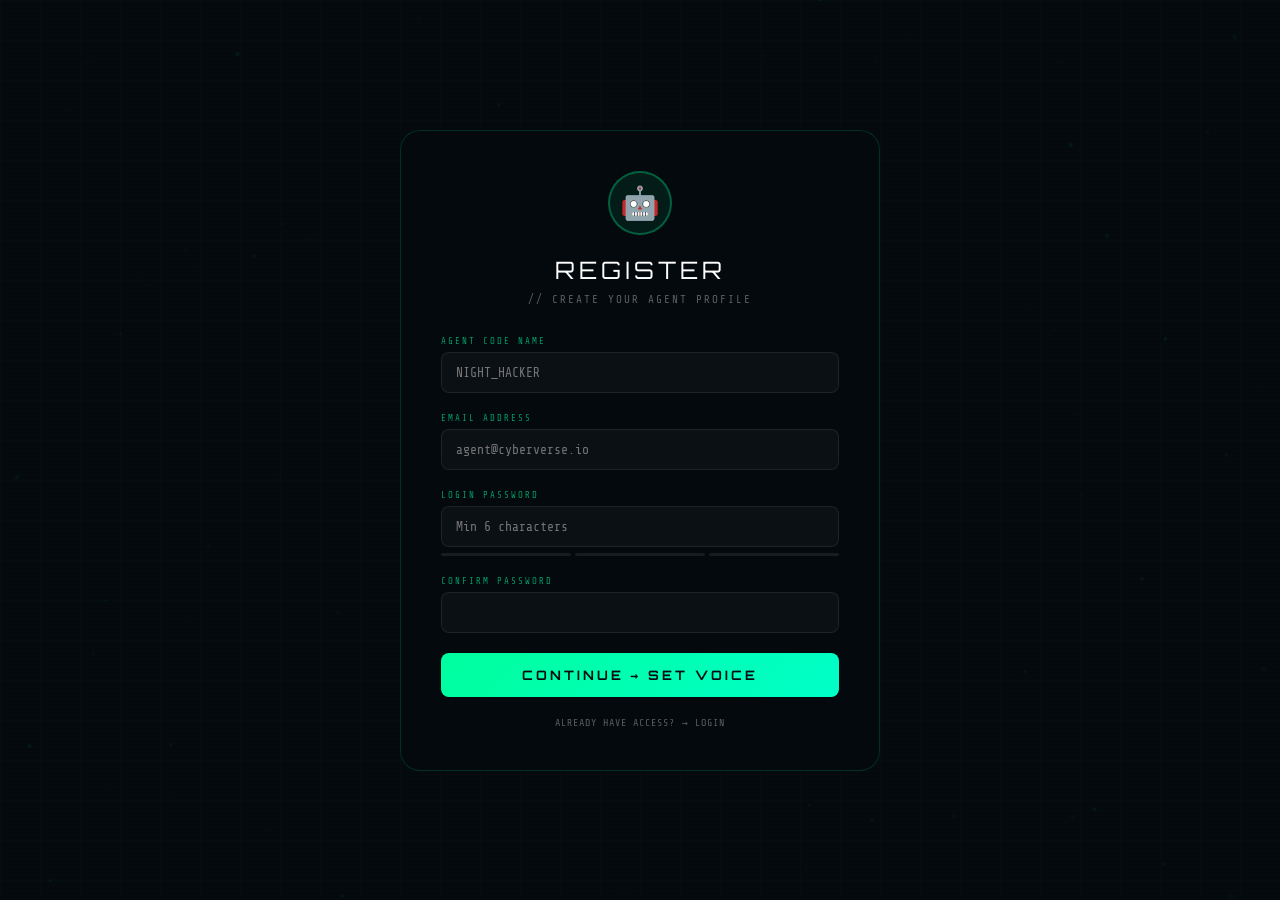
<file: index.html>
<!DOCTYPE html>
<html lang="en">
<head>
<meta charset="UTF-8">
<meta name="viewport" content="width=device-width, initial-scale=1.0, user-scalable=no">
<title>CyberVerse — AI Cybersecurity Platform | Secure Login</title>
<link href="https://fonts.googleapis.com/css2?family=Share+Tech+Mono&family=Orbitron:wght@400;700;900&family=Rajdhani:wght@400;600;700&display=swap" rel="stylesheet">
<style>
*{margin:0;padding:0;box-sizing:border-box;}
:root{--green:#00ff9d;--green2:#00ffc8;--red:#ff4d6d;--blue:#00cfff;--gold:#ffd700;--bg:#050a0f;--bg2:#080f15;--border:rgba(0,255,157,0.15);--border2:rgba(0,255,157,0.3);--muted:rgba(255,255,255,0.35);}
body{background:var(--bg);color:var(--green);font-family:'Share Tech Mono',monospace;min-height:100vh;overflow-x:hidden;}
#canvas-bg{position:fixed;top:0;left:0;width:100%;height:100%;z-index:0;opacity:0.1;pointer-events:none;}
.grid-overlay{position:fixed;top:0;left:0;right:0;bottom:0;background-image:linear-gradient(rgba(0,255,157,0.02) 1px,transparent 1px),linear-gradient(90deg,rgba(0,255,157,0.02) 1px,transparent 1px);background-size:40px 40px;z-index:1;pointer-events:none;}
.scanline{position:fixed;top:0;left:0;right:0;bottom:0;background:repeating-linear-gradient(0deg,transparent,transparent 2px,rgba(0,0,0,0.05) 2px,rgba(0,0,0,0.05) 4px);z-index:2;pointer-events:none;}

/* Animations */
@keyframes fadeIn{from{opacity:0;transform:translateY(20px);}to{opacity:1;transform:translateY(0);}}
@keyframes fadeInScale{from{opacity:0;transform:scale(0.95);}to{opacity:1;transform:scale(1);}}
@keyframes blink{0%,100%{opacity:1;}50%{opacity:0.3;}}
@keyframes wave-anim{0%,100%{height:4px;}50%{height:18px;}}
@keyframes neon-pulse{0%,100%{text-shadow:0 0 10px rgba(0,255,157,.5),0 0 20px rgba(0,255,157,.3);}50%{text-shadow:0 0 20px rgba(0,255,157,.8),0 0 40px rgba(0,255,157,.5);}}
@keyframes listening-pulse{0%{box-shadow:0 0 0 0 rgba(255,77,109,0.4);}70%{box-shadow:0 0 0 15px rgba(255,77,109,0);}100%{box-shadow:0 0 0 0 rgba(255,77,109,0);}}
@keyframes float{0%,100%{transform:translateY(0px);}50%{transform:translateY(-10px);}}
@keyframes glow-pulse{0%,100%{filter:drop-shadow(0 0 5px rgba(0,255,157,0.3));}50%{filter:drop-shadow(0 0 20px rgba(0,255,157,0.8));}}
@keyframes rotate-slow{from{transform:rotate(0deg);}to{transform:rotate(360deg);}}
@keyframes slideUp{from{opacity:0;transform:translateY(30px);}to{opacity:1;transform:translateY(0);}}
@keyframes borderGlow{0%,100%{border-color:rgba(0,255,157,0.3);box-shadow:0 0 5px rgba(0,255,157,0.2);}50%{border-color:rgba(0,255,157,0.8);box-shadow:0 0 20px rgba(0,255,157,0.5);}}
@keyframes shake{0%,100%{transform:translateX(0);}10%,30%,50%,70%,90%{transform:translateX(-3px);}20%,40%,60%,80%{transform:translateX(3px);}}
@keyframes successPulse{0%{transform:scale(1);opacity:1;}50%{transform:scale(1.05);opacity:0.8;}100%{transform:scale(1);opacity:1;}}
@keyframes errorShake{0%,100%{transform:translateX(0);}25%{transform:translateX(-5px);}75%{transform:translateX(5px);}}
@keyframes particleFloat{0%{transform:translateY(0) rotate(0deg);opacity:0;}50%{opacity:1;}100%{transform:translateY(-100px) rotate(360deg);opacity:0;}}

.page{display:none;position:relative;z-index:10;min-height:100vh;animation:fadeIn .5s ease;}
.page.active{display:block;}

/* Cinematic Intro */
.cinematic{position:fixed;inset:0;background:radial-gradient(circle at center,#0a0f1a,#020408);z-index:1000;display:flex;flex-direction:column;align-items:center;justify-content:center;gap:30px;animation:fadeOut 1s ease forwards 5s;pointer-events:none;}
@keyframes fadeOut{0%{opacity:1;visibility:visible;}100%{opacity:0;visibility:hidden;}}
.cinematic-logo{font-family:'Orbitron',monospace;font-size:72px;font-weight:900;letter-spacing:12px;color:#fff;animation:neon-pulse 2s infinite, float 3s ease-in-out infinite;}
.cinematic-logo span{color:var(--green);}
.cinematic-sub{font-size:14px;letter-spacing:6px;color:var(--muted);animation:blink 2s infinite;}
.cinematic-bar{width:400px;height:2px;background:rgba(0,255,157,0.2);position:relative;overflow:hidden;border-radius:2px;}
.cinematic-progress{position:absolute;left:0;top:0;height:100%;width:0%;background:var(--green);animation:bootLoad 4s linear forwards;border-radius:2px;}
@keyframes bootLoad{0%{width:0%;}100%{width:100%;}}

/* Auth Cards */
.auth-container{min-height:100vh;display:flex;align-items:center;justify-content:center;padding:20px;animation:slideUp 0.6s ease;}
.auth-card{background:rgba(5,10,15,0.92);backdrop-filter:blur(20px);border:1px solid var(--border);max-width:480px;width:100%;padding:40px;position:relative;border-radius:20px;animation:fadeInScale 0.5s ease;transition:all 0.3s;}
.auth-card:hover{border-color:var(--border2);box-shadow:0 0 30px rgba(0,255,157,0.1);}
.auth-card::before{content:'';position:absolute;top:0;left:0;right:0;height:3px;background:linear-gradient(90deg,transparent,var(--green),var(--blue),var(--purple),transparent);animation:borderGlow 3s infinite;}
.auth-avatar{width:64px;height:64px;border-radius:50%;border:2px solid var(--border2);display:flex;align-items:center;justify-content:center;font-size:32px;margin:0 auto 20px;background:rgba(0,255,157,0.08);animation:glow-pulse 2s infinite, float 3s ease-in-out infinite;}
.auth-title{font-family:'Orbitron',monospace;font-size:24px;letter-spacing:4px;color:#fff;text-align:center;margin-bottom:8px;animation:fadeIn 0.5s;}
.auth-sub{font-size:11px;letter-spacing:2px;color:var(--muted);text-align:center;margin-bottom:30px;animation:fadeIn 0.6s;}
.input-group{margin-bottom:20px;animation:fadeIn 0.7s;}
.input-label{font-size:9px;letter-spacing:2px;color:rgba(0,255,157,0.6);margin-bottom:6px;display:block;text-transform:uppercase;transition:color 0.3s;}
.input-field{width:100%;background:rgba(255,255,255,0.03);border:1px solid rgba(255,255,255,0.08);color:#fff;font-family:'Share Tech Mono',monospace;font-size:13px;padding:12px 14px;transition:all 0.3s;border-radius:8px;}
.input-field:focus{border-color:var(--border2);outline:none;background:rgba(0,255,157,0.02);transform:translateX(5px);}
.input-field.error{animation:errorShake 0.3s ease;border-color:var(--red);}
.btn-primary{width:100%;padding:14px;background:linear-gradient(135deg, var(--green), var(--green2));color:#050a0f;border:none;font-family:'Orbitron',monospace;font-size:13px;font-weight:700;letter-spacing:3px;cursor:pointer;text-transform:uppercase;transition:all 0.3s;border-radius:8px;position:relative;overflow:hidden;}
.btn-primary:hover{transform:translateY(-2px);filter:brightness(1.1);box-shadow:0 5px 20px rgba(0,255,157,0.3);}
.btn-primary:active{transform:translateY(0);}
.btn-primary::after{content:'';position:absolute;top:50%;left:50%;width:0;height:0;border-radius:50%;background:rgba(255,255,255,0.5);transform:translate(-50%,-50%);transition:width 0.6s, height 0.6s;}
.btn-primary:active::after{width:300px;height:300px;opacity:0;}
.auth-link{text-align:center;margin-top:20px;font-size:10px;color:var(--muted);cursor:pointer;letter-spacing:1px;transition:all 0.3s;display:inline-block;width:100%;}
.auth-link:hover{color:var(--green);transform:translateX(5px);}
.msg-box{margin-top:16px;padding:12px;font-size:11px;border-left:3px solid var(--green);background:rgba(0,255,157,0.05);display:none;animation:fadeIn 0.3s;border-radius:4px;}
.msg-box.show{display:block;}
.msg-box.error{border-color:var(--red);color:var(--red);background:rgba(255,77,109,0.05);animation:errorShake 0.3s ease;}
.msg-box.success{border-color:var(--green);color:var(--green);animation:successPulse 0.5s ease;}

/* Voice Button */
.voice-btn{width:100%;padding:16px;background:linear-gradient(135deg, rgba(0,255,157,0.08), rgba(0,255,157,0.02));border:2px solid var(--border2);color:var(--green);font-family:'Share Tech Mono',monospace;font-size:11px;letter-spacing:2px;cursor:pointer;display:flex;align-items:center;gap:12px;transition:all 0.3s;margin-bottom:20px;border-radius:50px;position:relative;overflow:hidden;}
.voice-btn:hover{background:rgba(0,255,157,0.12);border-color:var(--green);transform:scale(1.02);}
.voice-btn.listening{border-color:var(--red);animation:listening-pulse 1.5s infinite;background:rgba(255,77,109,0.08);}
.voice-icon{width:32px;height:32px;border-radius:50%;border:1px solid rgba(0,255,157,.5);display:flex;align-items:center;justify-content:center;font-size:16px;flex-shrink:0;transition:all 0.3s;}
.voice-btn.listening .voice-icon{background:rgba(255,77,109,0.2);border-color:var(--red);animation:blink 0.5s infinite;}
.voice-waves{display:flex;gap:3px;align-items:center;height:24px;margin-left:auto;}
.wave{width:3px;background:var(--red);border-radius:2px;animation:wave-anim 0.6s ease-in-out infinite;}
.divider{display:flex;align-items:center;gap:12px;margin:20px 0;color:var(--muted);font-size:10px;letter-spacing:2px;animation:fadeIn 0.8s;}
.divider::before,.divider::after{content:'';flex:1;height:1px;background:linear-gradient(90deg, transparent, var(--border), transparent);}
.phrase-display{font-family:'Orbitron',monospace;font-size:16px;color:var(--green);text-align:center;padding:15px;background:rgba(0,255,157,0.08);border:1px solid var(--border2);margin:15px 0;border-radius:12px;animation:glow-pulse 2s infinite;}

/* Registration Steps */
.reg-step{display:none;animation:fadeInScale 0.4s ease;}
.reg-step.active{display:block;}
.pw-strength{display:flex;gap:4px;margin-top:6px;}
.pw-block{flex:1;height:3px;background:rgba(255,255,255,.08);border-radius:2px;transition:all 0.3s;}
.pw-block.weak{background:var(--red);animation:glow-pulse 1s infinite;}
.pw-block.med{background:#ffbd2e;}
.pw-block.strong{background:var(--green);}

.notification-stack{position:fixed;bottom:20px;right:20px;z-index:300;display:flex;flex-direction:column;gap:8px;}
.notification{background:var(--bg2);border-left:3px solid var(--green);padding:12px 18px;font-size:11px;color:var(--green);animation:slideIn 0.3s;max-width:300px;border-radius:8px;box-shadow:0 4px 20px rgba(0,0,0,0.3);}
.notification.error{border-color:var(--red);color:var(--red);}
@keyframes slideIn{from{opacity:0;transform:translateX(100%);}to{opacity:1;transform:translateX(0);}}

.voice-status{display:flex;align-items:center;justify-content:center;gap:8px;margin-bottom:15px;padding:8px;background:rgba(0,255,157,0.05);border-radius:12px;font-size:10px;animation:fadeIn 0.5s;}
.voice-dot{width:8px;height:8px;border-radius:50%;background:var(--muted);transition:all 0.3s;}
.voice-dot.active{background:var(--green);box-shadow:0 0 10px var(--green);animation:blink 1s infinite;}
.voice-dot.listening{background:var(--red);box-shadow:0 0 10px var(--red);animation:listening-pulse 1s infinite;}

/* Particles Animation Container */
.particles-container{position:fixed;top:0;left:0;width:100%;height:100%;pointer-events:none;z-index:3;overflow:hidden;}
.particle{position:absolute;width:4px;height:4px;background:var(--green);border-radius:50%;opacity:0;animation:particleFloat 3s ease-in-out infinite;}

@media(max-width:900px){
  .cinematic-logo{font-size:36px;letter-spacing:6px;}
  .cinematic-bar{width:280px;}
  .auth-card{padding:30px 25px;}
}
</style>
</head>
<body>
<canvas id="canvas-bg"></canvas>
<div class="grid-overlay"></div>
<div class="scanline"></div>
<div class="particles-container" id="particlesContainer"></div>
<div class="notification-stack" id="notificationStack"></div>

<!-- Cinematic Intro -->
<div class="cinematic" id="cinematic">
  <div class="cinematic-logo">CYBER<span>VERSE</span></div>
  <div class="cinematic-sub">// AI-POWERED CYBERSECURITY SIMULATION</div>
  <div class="cinematic-bar"><div class="cinematic-progress"></div></div>
  <div class="cinematic-sub" style="font-size:10px;">INITIALIZING QUANTUM ENCRYPTION...</div>
</div>

<!-- Registration Page -->
<div class="page active" id="page-register">
  <div class="auth-container">
    <div class="auth-card">
      <div class="auth-avatar">🤖</div>
      <div class="auth-title">REGISTER</div>
      <div class="auth-sub">// CREATE YOUR AGENT PROFILE</div>
      <div id="regMsg" class="msg-box"></div>
      
      <div class="reg-step active" id="step-1">
        <div class="input-group">
          <label class="input-label">AGENT CODE NAME</label>
          <input type="text" class="input-field" id="regName" placeholder="NIGHT_HACKER">
        </div>
        <div class="input-group">
          <label class="input-label">EMAIL ADDRESS</label>
          <input type="email" class="input-field" id="regEmail" placeholder="agent@cyberverse.io">
        </div>
        <div class="input-group">
          <label class="input-label">LOGIN PASSWORD</label>
          <input type="password" class="input-field" id="regPass" placeholder="Min 6 characters">
          <div class="pw-strength"><div class="pw-block" id="pw1"></div><div class="pw-block" id="pw2"></div><div class="pw-block" id="pw3"></div></div>
        </div>
        <div class="input-group">
          <label class="input-label">CONFIRM PASSWORD</label>
          <input type="password" class="input-field" id="regConfirm">
        </div>
        <button class="btn-primary" id="nextToVoiceBtn">CONTINUE → SET VOICE</button>
      </div>
      
      <div class="reg-step" id="step-2">
        <div class="auth-sub" style="margin-bottom:15px;">// YOUR UNIQUE VOICE AUTHENTICATION KEY</div>
        <div class="phrase-display" id="voicePhraseDisplay">CYBERVERSE PROTOCOL ALPHA</div>
        <div class="input-group">
          <label class="input-label">OR CREATE YOUR OWN</label>
          <div style="display:flex;gap:8px;">
            <input type="text" class="input-field" id="customPhrase" placeholder="Type your own passphrase...">
            <button id="randomPhraseBtn" style="background:transparent;border:1px solid var(--border);color:var(--green);padding:0 15px;cursor:pointer;border-radius:8px;">RANDOM</button>
          </div>
        </div>
        <button class="btn-primary" id="recordVoiceBtn">🎤 RECORD VOICE →</button>
        <button class="btn-primary" style="background:transparent;border:1px solid var(--border);color:var(--muted);margin-top:10px;" id="backToStep1">← BACK</button>
      </div>
      
      <div class="reg-step" id="step-3">
        <div class="auth-sub" style="margin-bottom:15px;">// SPEAK YOUR PASSPHRASE CLEARLY</div>
        <div class="phrase-display" id="recordPhraseDisplay"></div>
        <button class="voice-btn" id="startRecordBtn" style="justify-content:center;border-radius:12px;">
          <span class="voice-icon">🎤</span>
          <span>START RECORDING</span>
          <div class="voice-waves" id="recordWaves" style="display:none;">
            <div class="wave"></div><div class="wave"></div><div class="wave"></div>
          </div>
        </button>
        <div id="recordResult" class="msg-box"></div>
        <button class="btn-primary" id="confirmVoiceBtn" style="display:none;">✓ CONFIRM & COMPLETE</button>
        <button class="btn-primary" style="background:transparent;border:1px solid var(--border);color:var(--muted);margin-top:10px;" id="backToStep2">← BACK</button>
      </div>
      
      <div class="auth-link" id="gotoLoginLink">ALREADY HAVE ACCESS? → LOGIN</div>
    </div>
  </div>
</div>

<!-- Login Page -->
<div class="page" id="page-login">
  <div class="auth-container">
    <div class="auth-card">
      <div class="auth-avatar">🎤</div>
      <div class="auth-title">IDENTITY VERIFICATION</div>
      <div class="auth-sub">// AI VOICE AUTHENTICATION SYSTEM</div>
      
      <div class="voice-status" id="voiceStatusIndicator">
        <div class="voice-dot" id="voiceDot"></div>
        <span id="voiceStatusText">Ready for voice authentication</span>
      </div>
      
      <button class="voice-btn" id="voiceLoginBtn">
        <div class="voice-icon">🎤</div>
        <div style="flex:1;text-align:left;">
          <div>VOICE AUTHENTICATION</div>
          <div style="font-size:9px;color:rgba(0,255,157,.4);margin-top:2px;" id="voiceSubtext">CLICK AND SPEAK YOUR PASSPHRASE</div>
        </div>
        <div class="voice-waves" id="loginWaves" style="display:none;">
          <div class="wave"></div><div class="wave"></div><div class="wave"></div>
        </div>
      </button>
      
      <div id="loginMsg" class="msg-box"></div>
      <div class="divider">OR</div>
      
      <div class="input-group">
        <label class="input-label">AGENT ID / EMAIL</label>
        <input type="text" class="input-field" id="loginEmail" placeholder="Enter your email">
      </div>
      <div class="input-group">
        <label class="input-label">PASSWORD</label>
        <input type="password" class="input-field" id="loginPass" placeholder="Enter your password">
      </div>
      
      <button class="btn-primary" id="manualLoginBtn">AUTHENTICATE →</button>
      <div class="auth-link" id="gotoRegisterLink">NO PROFILE? → REGISTER NOW</div>
    </div>
  </div>
</div>

<script>
// ========== GLOBAL STATE ==========
let users = [];
let isListening = false;
let recognition = null;
let recordedVoice = false;
let recordingActive = false;
let newUserData = { name: "", email: "", pass: "", phrase: "" };

// Helper function to normalize text safely
function normalizeText(text) {
  if (!text || typeof text !== 'string') return '';
  return text.toUpperCase().replace(/[^A-Z0-9]/g, '');
}

// Create floating particles
function createParticles() {
  const container = document.getElementById('particlesContainer');
  for (let i = 0; i < 50; i++) {
    const particle = document.createElement('div');
    particle.className = 'particle';
    particle.style.left = Math.random() * 100 + '%';
    particle.style.animationDelay = Math.random() * 5 + 's';
    particle.style.animationDuration = 2 + Math.random() * 3 + 's';
    particle.style.width = 2 + Math.random() * 4 + 'px';
    particle.style.height = particle.style.width;
    container.appendChild(particle);
  }
}

// ========== INITIALIZATION ==========
function initializeApp() {
  loadUsersFromLocal();
  setupEventListeners();
  createParticles();
  console.log("CyberVerse initialized with localStorage");
}

// Load users from localStorage
function loadUsersFromLocal() {
  const stored = localStorage.getItem('cyberverse_users');
  if (stored) {
    try {
      users = JSON.parse(stored);
    } catch(e) {
      users = [];
    }
  }
  
  // Check if admin exists, if not add it (credentials hidden, not visible in UI)
  const adminExists = users.some(u => u && u.email === "vj@gmail.com");
  
  if (!users || users.length === 0 || !adminExists) {
    const defaultUsers = [
      { id: 1, name: "ADMIN", email: "vj@gmail.com", pass: "vidhi2816", phrase: "BELLAVITA", role: "admin", xp: 9999, missions: 100 },
      { id: 2, name: "AGENT_X", email: "agent@cyberverse.io", pass: "agent123", phrase: "SHADOW GRID SEVEN", role: "user", xp: 2500, missions: 12 },
      { id: 3, name: "DEMO_USER", email: "demo@cyberverse.io", pass: "demo123", phrase: "CYBERVERSE PROTOCOL ALPHA", role: "user", xp: 1240, missions: 5 }
    ];
    
    if (users && users.length > 0 && !adminExists) {
      users.push(defaultUsers[0]);
    } else {
      users = defaultUsers;
    }
    saveUsersToLocal();
  }
}

function saveUsersToLocal() {
  localStorage.setItem('cyberverse_users', JSON.stringify(users));
}

function showNotification(message, type = 'success') {
  const stack = document.getElementById('notificationStack');
  const notif = document.createElement('div');
  notif.className = `notification ${type === 'error' ? 'error' : ''}`;
  notif.innerHTML = `${type === 'error' ? '⚠ ' : '✓ '}${message}`;
  stack.appendChild(notif);
  setTimeout(() => notif.remove(), 4000);
}

// ========== VOICE RECOGNITION ==========
const SpeechRec = window.SpeechRecognition || window.webkitSpeechRecognition;

function speak(text) {
  if (!window.speechSynthesis) return;
  window.speechSynthesis.cancel();
  const utterance = new SpeechSynthesisUtterance(text);
  utterance.rate = 0.85;
  utterance.pitch = 0.8;
  window.speechSynthesis.speak(utterance);
}

function updateVoiceStatus(isListeningMode, message) {
  const dot = document.getElementById('voiceDot');
  const statusText = document.getElementById('voiceStatusText');
  if (dot && statusText) {
    if (isListeningMode) {
      dot.className = 'voice-dot listening';
      statusText.textContent = message || '🎤 Listening... Speak your passphrase';
    } else {
      dot.className = 'voice-dot active';
      statusText.textContent = message || 'Ready for voice authentication';
    }
  }
}

function startVoiceLogin() {
  if (!SpeechRec) {
    showLoginMsg('Voice recognition not supported. Use manual login.', true);
    return;
  }
  if (isListening) return;
  
  const btn = document.getElementById('voiceLoginBtn');
  const waves = document.getElementById('loginWaves');
  const icon = btn.querySelector('.voice-icon');
  const subtext = document.getElementById('voiceSubtext');
  
  isListening = true;
  btn.classList.add('listening');
  waves.style.display = 'flex';
  icon.textContent = '🔴';
  subtext.textContent = 'LISTENING... SPEAK NOW';
  updateVoiceStatus(true, '🎤 Listening for your passphrase...');
  
  speak("Please say your passphrase.");
  showLoginMsg('🎤 Listening... Speak your passphrase now.', false);
  
  recognition = new SpeechRec();
  recognition.continuous = false;
  recognition.interimResults = false;
  recognition.lang = 'en-US';
  recognition.maxAlternatives = 1;
  
  recognition.onstart = () => {
    console.log("Voice recognition started");
    updateVoiceStatus(true, '🎤 Listening... Speak clearly');
  };
  
  recognition.onresult = (event) => {
    let spoken = "";
    if (event.results && event.results[0] && event.results[0][0]) {
      spoken = event.results[0][0].transcript.trim().toUpperCase();
    }
    console.log("Voice login heard:", spoken);
    
    if (!spoken || spoken === "") {
      showLoginMsg('No speech detected. Please try again.', true);
      resetLoginUI();
      updateVoiceStatus(false, 'No speech detected. Try again.');
      return;
    }
    
    const spokenNorm = normalizeText(spoken);
    
    let matchedUser = null;
    for (const user of users) {
      if (!user || !user.phrase) continue;
      const phraseNorm = normalizeText(user.phrase);
      if (!phraseNorm) continue;
      
      if (spokenNorm === phraseNorm) {
        matchedUser = user;
        break;
      } else if (spokenNorm.length > 3 && phraseNorm.length > 3) {
        let matches = 0;
        for (let i = 0; i < Math.min(spokenNorm.length, phraseNorm.length); i++) {
          if (spokenNorm[i] === phraseNorm[i]) matches++;
        }
        if ((matches / phraseNorm.length) > 0.6) {
          matchedUser = user;
          break;
        }
      }
    }
    
    if (matchedUser) {
      showLoginMsg(`✓ Voice authenticated! Welcome, ${matchedUser.name}.`, false);
      updateVoiceStatus(false, `✓ Authenticated as ${matchedUser.name}`);
      speak(`Welcome back, Agent ${matchedUser.name}`);
      showNotification(`Welcome back, ${matchedUser.name}!`);
      setTimeout(() => loginSuccess(matchedUser), 1500);
    } else {
      showLoginMsg(`✗ Voice authentication failed. Passphrase not recognized.`, true);
      updateVoiceStatus(false, '✗ Authentication failed. Try again.');
      speak("Authentication failed. Please try again.");
      showNotification("Voice authentication failed. Please check your passphrase.", "error");
    }
    
    resetLoginUI();
  };
  
  recognition.onerror = (error) => {
    console.error("Voice login error:", error);
    resetLoginUI();
    updateVoiceStatus(false, '⚠ Microphone error. Check permissions.');
    showLoginMsg('Microphone error. Check permissions and try again.', true);
  };
  
  recognition.onend = () => {
    console.log("Voice recognition ended");
    if (isListening) {
      resetLoginUI();
      updateVoiceStatus(false, 'Ready for voice authentication');
    }
  };
  
  recognition.start();
}

function resetLoginUI() {
  isListening = false;
  const btn = document.getElementById('voiceLoginBtn');
  const waves = document.getElementById('loginWaves');
  const subtext = document.getElementById('voiceSubtext');
  if (btn) {
    const icon = btn.querySelector('.voice-icon');
    btn.classList.remove('listening');
    if (waves) waves.style.display = 'none';
    if (icon) icon.textContent = '🎤';
    if (subtext) subtext.textContent = 'CLICK AND SPEAK YOUR PASSPHRASE';
  }
  if (recognition) {
    try { recognition.abort(); } catch(e) {}
    recognition = null;
  }
}

// ========== REGISTRATION FUNCTIONS ==========
const PHRASES = [
  "CYBERVERSE PROTOCOL ALPHA", "SHADOW GRID SEVEN", "NEON CIPHER ZERO", 
  "GHOST NETWORK OMEGA", "DARK SIGNAL PRIME", "PHANTOM CORE DELTA",
  "IRON VAULT ECHO", "SILENT HAWK NINE", "VOID PULSE SIGMA"
];

function generateRandomPhrase() {
  return PHRASES[Math.floor(Math.random() * PHRASES.length)];
}

function startVoiceRecording(phrase, onSuccess, onError) {
  if (!SpeechRec) {
    if (onError) onError("Voice recognition not supported");
    return;
  }
  if (recordingActive) return;
  
  recordingActive = true;
  const rec = new SpeechRec();
  rec.continuous = false;
  rec.interimResults = false;
  rec.lang = 'en-US';
  
  rec.onstart = () => { console.log("Recording started"); };
  
  rec.onresult = (event) => {
    let spoken = "";
    if (event.results && event.results[0] && event.results[0][0]) {
      spoken = event.results[0][0].transcript.toUpperCase().trim();
    }
    console.log("Heard:", spoken);
    
    if (!spoken || spoken === "") {
      if (onError) onError("No speech detected. Please try again.");
      recordingActive = false;
      return;
    }
    
    const spokenNorm = normalizeText(spoken);
    const phraseNorm = normalizeText(phrase);
    
    let match = false;
    if (spokenNorm === phraseNorm) {
      match = true;
    } else if (spokenNorm.length > 3 && phraseNorm.length > 3) {
      let matches = 0;
      for (let i = 0; i < Math.min(spokenNorm.length, phraseNorm.length); i++) {
        if (spokenNorm[i] === phraseNorm[i]) matches++;
      }
      match = (matches / phraseNorm.length) > 0.6;
    }
    
    if (match) {
      if (onSuccess) onSuccess(spoken);
    } else {
      if (onError) onError(`Heard: "${spoken}" - Doesn't match the passphrase`);
    }
    recordingActive = false;
    try { rec.abort(); } catch(e) {}
  };
  
  rec.onerror = (error) => {
    console.error("Recognition error:", error);
    if (onError) onError("Microphone error. Check permissions.");
    recordingActive = false;
  };
  
  rec.start();
}

// ========== EVENT HANDLERS ==========
function setupEventListeners() {
  // Registration navigation
  document.getElementById('nextToVoiceBtn')?.addEventListener('click', () => {
    const name = document.getElementById('regName').value.trim().toUpperCase();
    const email = document.getElementById('regEmail').value.trim();
    const pass = document.getElementById('regPass').value;
    const confirm = document.getElementById('regConfirm').value;
    
    if (!name || !email || !pass) {
      showMsg('regMsg', 'All fields required', true);
      return;
    }
    if (pass !== confirm) {
      showMsg('regMsg', 'Passwords do not match', true);
      return;
    }
    if (pass.length < 6) {
      showMsg('regMsg', 'Password must be at least 6 characters', true);
      return;
    }
    if (users.some(u => u && u.email === email)) {
      showMsg('regMsg', 'Email already registered', true);
      return;
    }
    
    newUserData = { name, email, pass, phrase: generateRandomPhrase() };
    document.getElementById('voicePhraseDisplay').textContent = newUserData.phrase;
    document.getElementById('customPhrase').value = '';
    
    document.getElementById('step-1').classList.remove('active');
    document.getElementById('step-2').classList.add('active');
    showMsg('regMsg', '', false);
  });

  document.getElementById('randomPhraseBtn')?.addEventListener('click', () => {
    newUserData.phrase = generateRandomPhrase();
    document.getElementById('voicePhraseDisplay').textContent = newUserData.phrase;
  });

  document.getElementById('customPhrase')?.addEventListener('input', (e) => {
    if (e.target.value.trim().length > 5) {
      newUserData.phrase = e.target.value.trim().toUpperCase();
      document.getElementById('voicePhraseDisplay').textContent = newUserData.phrase;
    }
  });

  document.getElementById('backToStep1')?.addEventListener('click', () => {
    document.getElementById('step-2').classList.remove('active');
    document.getElementById('step-1').classList.add('active');
  });

  document.getElementById('recordVoiceBtn')?.addEventListener('click', () => {
    document.getElementById('recordPhraseDisplay').textContent = newUserData.phrase;
    document.getElementById('step-2').classList.remove('active');
    document.getElementById('step-3').classList.add('active');
    recordedVoice = false;
    document.getElementById('confirmVoiceBtn').style.display = 'none';
    document.getElementById('recordResult').className = 'msg-box';
  });

  document.getElementById('backToStep2')?.addEventListener('click', () => {
    document.getElementById('step-3').classList.remove('active');
    document.getElementById('step-2').classList.add('active');
  });

  document.getElementById('startRecordBtn')?.addEventListener('click', () => {
    const btn = document.getElementById('startRecordBtn');
    const waves = document.getElementById('recordWaves');
    const icon = btn.querySelector('.voice-icon');
    const label = btn.querySelector('span:not(.voice-icon)');
    
    startVoiceRecording(
      newUserData.phrase,
      (heard) => {
        btn.style.borderColor = 'var(--green)';
        icon.textContent = '✓';
        label.textContent = 'RECORDED!';
        waves.style.display = 'none';
        recordedVoice = true;
        document.getElementById('confirmVoiceBtn').style.display = 'block';
        const resultDiv = document.getElementById('recordResult');
        resultDiv.textContent = `✓ Voice recorded: "${heard}"`;
        resultDiv.className = 'msg-box show success';
        speak("Voice recorded successfully.");
        showNotification("Voice passphrase recorded successfully!");
      },
      (error) => {
        btn.style.borderColor = 'var(--red)';
        icon.textContent = '🎤';
        label.textContent = 'TRY AGAIN';
        waves.style.display = 'none';
        const resultDiv = document.getElementById('recordResult');
        resultDiv.textContent = `✗ ${error}. Try again.`;
        resultDiv.className = 'msg-box show error';
      }
    );
    
    btn.style.borderColor = 'var(--red)';
    icon.textContent = '🔴';
    label.textContent = 'LISTENING...';
    waves.style.display = 'flex';
    speak(`Say: ${newUserData.phrase}`);
  });

  document.getElementById('confirmVoiceBtn')?.addEventListener('click', () => {
    if (!recordedVoice) {
      showMsg('regMsg', 'Please record your voice first', true);
      return;
    }
    
    const newUser = {
      id: Date.now(),
      name: newUserData.name,
      email: newUserData.email,
      pass: newUserData.pass,
      phrase: newUserData.phrase,
      role: "user",
      xp: 0,
      missions: 0
    };
    
    users.push(newUser);
    saveUsersToLocal();
    
    showMsg('regMsg', 'Registration successful! Redirecting to login...', false);
    showNotification("Account created successfully! Use voice login next time.");
    setTimeout(() => {
      document.getElementById('page-register').classList.remove('active');
      document.getElementById('page-login').classList.add('active');
      document.getElementById('loginEmail').value = '';
      document.getElementById('loginPass').value = '';
    }, 1500);
  });

  // Login navigation
  document.getElementById('gotoLoginLink')?.addEventListener('click', () => {
    document.getElementById('page-register').classList.remove('active');
    document.getElementById('page-login').classList.add('active');
  });

  document.getElementById('gotoRegisterLink')?.addEventListener('click', () => {
    document.getElementById('page-login').classList.remove('active');
    document.getElementById('page-register').classList.add('active');
  });

  document.getElementById('voiceLoginBtn')?.addEventListener('click', startVoiceLogin);
  document.getElementById('manualLoginBtn')?.addEventListener('click', manualLogin);

  // Password strength
  document.getElementById('regPass')?.addEventListener('input', (e) => {
    const pass = e.target.value;
    let strength = 0;
    if (pass.length >= 6) strength++;
    if (/[A-Z]/.test(pass)) strength++;
    if (/[0-9]/.test(pass)) strength++;
    const blocks = ['pw1', 'pw2', 'pw3'];
    blocks.forEach((b, i) => {
      const el = document.getElementById(b);
      if (el) {
        if (i < strength) {
          el.className = 'pw-block ' + (strength <= 1 ? 'weak' : strength <= 2 ? 'med' : 'strong');
        } else {
          el.className = 'pw-block';
        }
      }
    });
  });

  document.getElementById('loginPass')?.addEventListener('keypress', (e) => {
    if (e.key === 'Enter') manualLogin();
  });
}

// ========== LOGIN FUNCTIONS ==========
function showLoginMsg(msg, isErr) {
  const el = document.getElementById('loginMsg');
  if (el) {
    el.textContent = msg;
    el.className = 'msg-box show' + (isErr ? ' error' : ' success');
    setTimeout(() => el.classList.remove('show'), 4000);
  }
}

function manualLogin() {
  const email = document.getElementById('loginEmail').value.trim();
  const pass = document.getElementById('loginPass').value;
  
  if (!email || !pass) {
    showLoginMsg('Please enter both email and password', true);
    return;
  }
  
  const user = users.find(u => u && u.email === email && u.pass === pass);
  
  if (user) {
    showLoginMsg(`Authentication successful! Welcome, ${user.name}.`, false);
    showNotification(`Welcome back, ${user.name}!`);
    setTimeout(() => loginSuccess(user), 1000);
  } else {
    showLoginMsg('Invalid credentials. Please check your email and password.', true);
    showNotification("Login failed. Invalid credentials.", "error");
    // Add shake animation to input fields
    const inputs = document.querySelectorAll('#loginEmail, #loginPass');
    inputs.forEach(input => {
      input.classList.add('error');
      setTimeout(() => input.classList.remove('error'), 500);
    });
  }
}

function loginSuccess(user) {
  sessionStorage.setItem('currentUser', JSON.stringify(user));
  
  // Redirect based on role
  if (user.role === 'admin') {
    window.location.href = 'admin.html';
  } else {
    window.location.href = 'dashboard.html';
  }
}

function showMsg(elId, msg, isErr) {
  const el = document.getElementById(elId);
  if (el) {
    el.textContent = msg;
    el.className = 'msg-box show' + (isErr ? ' error' : ' success');
    setTimeout(() => el.classList.remove('show'), 3000);
  }
}

// ========== START APPLICATION ==========
// Clear session data on refresh
sessionStorage.removeItem('currentUser');

// Initialize everything
initializeApp();

// Background particles
const canvas = document.getElementById('canvas-bg');
const ctxBg = canvas.getContext('2d');
let particles = [];

function resizeBg() {
  canvas.width = window.innerWidth;
  canvas.height = window.innerHeight;
}

function initParticles() {
  particles = [];
  for (let i = 0; i < 80; i++) {
    particles.push({
      x: Math.random() * canvas.width,
      y: Math.random() * canvas.height,
      vx: (Math.random() - 0.5) * 0.3,
      vy: (Math.random() - 0.5) * 0.2,
      r: Math.random() * 2 + 0.5,
      a: Math.random() * 0.5 + 0.1
    });
  }
}

function drawBg() {
  if (!ctxBg) return;
  ctxBg.clearRect(0, 0, canvas.width, canvas.height);
  particles.forEach(p => {
    ctxBg.globalAlpha = p.a;
    ctxBg.fillStyle = '#00ff9d';
    ctxBg.beginPath();
    ctxBg.arc(p.x, p.y, p.r, 0, Math.PI * 2);
    ctxBg.fill();
    p.x += p.vx;
    p.y += p.vy;
    if (p.x < 0) p.x = canvas.width;
    if (p.x > canvas.width) p.x = 0;
    if (p.y < 0) p.y = canvas.height;
    if (p.y > canvas.height) p.y = 0;
  });
  requestAnimationFrame(drawBg);
}

resizeBg();
initParticles();
drawBg();
window.addEventListener('resize', () => { resizeBg(); initParticles(); });

setTimeout(() => {
  const cine = document.getElementById('cinematic');
  if (cine) cine.remove();
}, 5000);
</script>
</body>
</html>
</file>
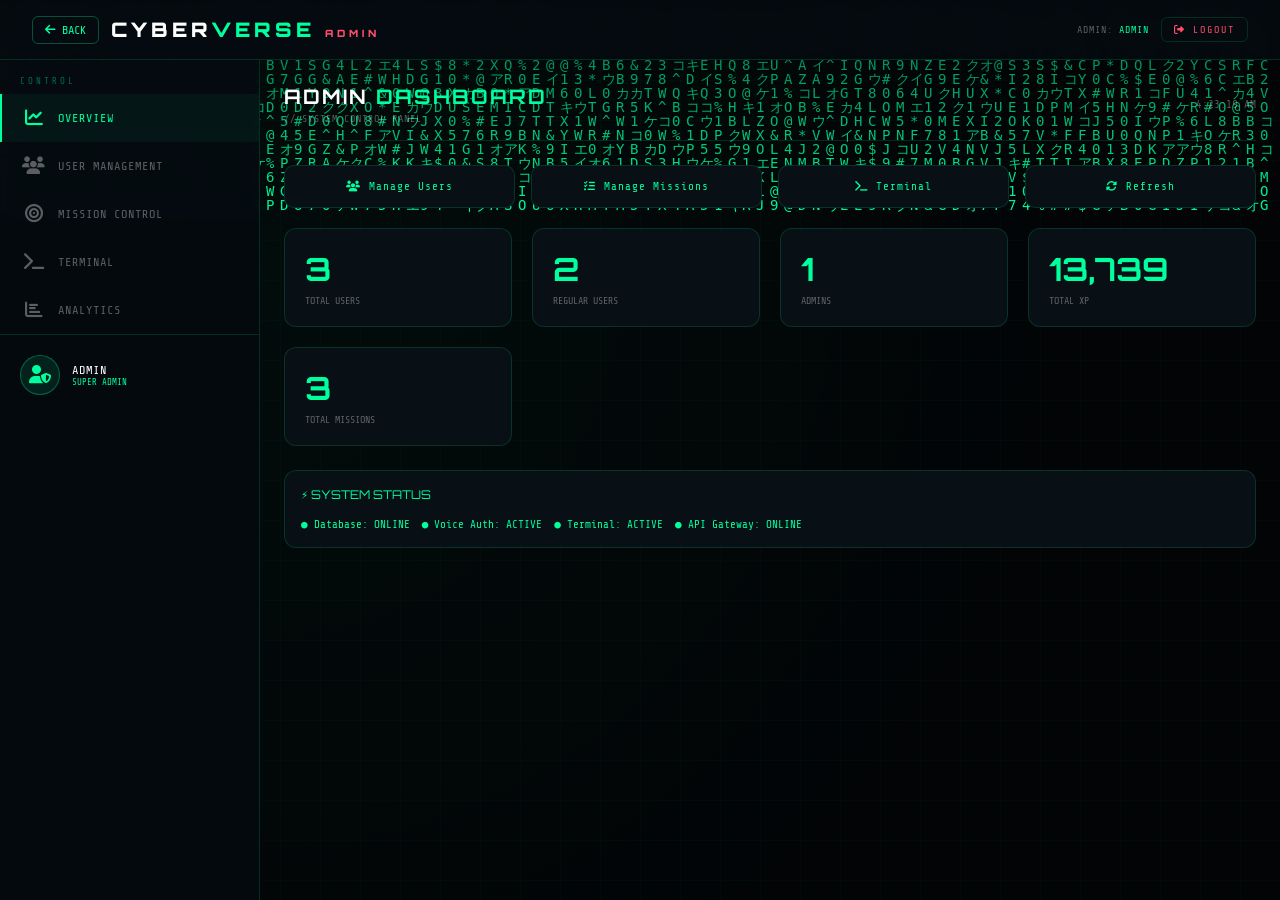
<file: admin.html>
<!DOCTYPE html>
<html lang="en">
<head>
<meta charset="UTF-8">
<meta name="viewport" content="width=device-width, initial-scale=1.0, user-scalable=yes, viewport-fit=cover">
<meta name="theme-color" content="#050a0f">
<meta name="mobile-web-app-capable" content="yes">
<meta name="apple-mobile-web-app-status-bar-style" content="black-translucent">
<title>CyberVerse — Admin Control Panel | Fully Responsive</title>
<link href="https://fonts.googleapis.com/css2?family=Share+Tech+Mono&family=Orbitron:wght@400;700;900&family=Rajdhani:wght@400;600;700&display=swap" rel="stylesheet">
<link rel="stylesheet" href="https://cdnjs.cloudflare.com/ajax/libs/font-awesome/6.4.0/css/all.min.css">
<style>
* {
  margin: 0;
  padding: 0;
  box-sizing: border-box;
  -webkit-tap-highlight-color: transparent;
}

:root {
  --green: #00ff9d;
  --green2: #00ffc8;
  --red: #ff4d6d;
  --blue: #00cfff;
  --purple: #b44fff;
  --bg: #050a0f;
  --bg2: #080f15;
  --border: rgba(0, 255, 157, 0.15);
  --border2: rgba(0, 255, 157, 0.3);
  --muted: rgba(255, 255, 255, 0.35);
}

body {
  background: var(--bg);
  color: var(--green);
  font-family: 'Share Tech Mono', monospace;
  overflow-x: hidden;
  position: relative;
  touch-action: pan-y pinch-zoom;
}

/* Moving Background */
.cyber-bg {
  position: fixed;
  top: 0;
  left: 0;
  width: 100%;
  height: 100%;
  z-index: 0;
  overflow: hidden;
}

.cyber-bg canvas {
  position: absolute;
  top: 0;
  left: 0;
  width: 100%;
  height: 100%;
}

.bg-gradient {
  position: absolute;
  top: 0;
  left: 0;
  width: 100%;
  height: 100%;
  background: radial-gradient(circle at 20% 30%, rgba(0, 255, 157, 0.03), transparent 70%);
  z-index: 1;
}

.grid-overlay {
  position: fixed;
  top: 0;
  left: 0;
  right: 0;
  bottom: 0;
  background-image: 
    linear-gradient(rgba(0, 255, 157, 0.02) 1px, transparent 1px),
    linear-gradient(90deg, rgba(0, 255, 157, 0.02) 1px, transparent 1px);
  background-size: 40px 40px;
  z-index: 1;
  pointer-events: none;
}

.scanline {
  position: fixed;
  top: 0;
  left: 0;
  right: 0;
  bottom: 0;
  background: repeating-linear-gradient(0deg, transparent, transparent 2px, rgba(0, 0, 0, 0.05) 2px, rgba(0, 0, 0, 0.05) 4px);
  z-index: 2;
  pointer-events: none;
}

/* Animations */
@keyframes fadeIn {
  from { opacity: 0; transform: translateY(10px); }
  to { opacity: 1; transform: translateY(0); }
}

@keyframes slideIn {
  from { opacity: 0; transform: translateX(100%); }
  to { opacity: 1; transform: translateX(0); }
}

/* Navbar */
.navbar {
  position: fixed;
  top: 0;
  left: 0;
  right: 0;
  background: rgba(5, 10, 15, 0.95);
  backdrop-filter: blur(10px);
  border-bottom: 1px solid var(--border);
  z-index: 100;
  display: flex;
  align-items: center;
  justify-content: space-between;
  padding: 0 16px;
  height: 60px;
}

@media (min-width: 768px) {
  .navbar {
    padding: 0 32px;
  }
}

.nav-left {
  display: flex;
  align-items: center;
  gap: 12px;
  flex-wrap: wrap;
}

@media (max-width: 480px) {
  .nav-left {
    gap: 8px;
  }
}

.btn-back {
  background: transparent;
  border: 1px solid var(--border2);
  color: var(--green);
  font-size: 12px;
  padding: 6px 12px;
  cursor: pointer;
  transition: all 0.2s;
  font-family: 'Share Tech Mono', monospace;
  border-radius: 6px;
  display: flex;
  align-items: center;
  gap: 6px;
  -webkit-tap-highlight-color: transparent;
  white-space: nowrap;
}

@media (max-width: 480px) {
  .btn-back {
    font-size: 10px;
    padding: 5px 8px;
  }
  
  .btn-back span {
    display: none;
  }
}

.btn-back:active {
  transform: scale(0.95);
  background: rgba(0, 255, 157, 0.1);
}

.nav-logo {
  font-family: 'Orbitron', monospace;
  font-size: 16px;
  font-weight: 900;
  color: #fff;
  letter-spacing: 3px;
  cursor: pointer;
  white-space: nowrap;
}

@media (min-width: 768px) {
  .nav-logo {
    font-size: 20px;
    letter-spacing: 4px;
  }
}

@media (max-width: 480px) {
  .nav-logo {
    font-size: 12px;
    letter-spacing: 2px;
  }
}

.nav-logo span { color: var(--green); }

.nav-right {
  display: flex;
  align-items: center;
  gap: 12px;
}

.nav-agent {
  font-size: 9px;
  color: var(--muted);
  letter-spacing: 1px;
  display: none;
}

@media (min-width: 768px) {
  .nav-agent {
    display: block;
    font-size: 10px;
  }
}

.nav-agent span { color: var(--green); }

.btn-logout {
  background: transparent;
  border: 1px solid var(--border);
  color: var(--red);
  font-size: 10px;
  letter-spacing: 2px;
  padding: 6px 12px;
  cursor: pointer;
  transition: all 0.2s;
  font-family: 'Share Tech Mono', monospace;
  border-radius: 6px;
  -webkit-tap-highlight-color: transparent;
  white-space: nowrap;
}

@media (max-width: 480px) {
  .btn-logout {
    font-size: 9px;
    padding: 5px 8px;
  }
}

.btn-logout:active {
  transform: scale(0.95);
}

/* Mobile Menu Button */
.mobile-menu-btn {
  display: none;
  background: transparent;
  border: 1px solid var(--border);
  color: var(--green);
  padding: 8px 12px;
  cursor: pointer;
  font-size: 18px;
  border-radius: 6px;
  -webkit-tap-highlight-color: transparent;
}

.mobile-menu-btn:active {
  transform: scale(0.95);
}

@media (max-width: 768px) {
  .mobile-menu-btn {
    display: block;
  }
}

/* Admin Container */
.admin-container {
  display: flex;
  padding-top: 60px;
  min-height: 100vh;
  position: relative;
  z-index: 10;
}

/* Sidebar */
.sidebar {
  width: 260px;
  background: rgba(5, 10, 15, 0.95);
  backdrop-filter: blur(10px);
  border-right: 1px solid var(--border);
  position: fixed;
  top: 60px;
  bottom: 0;
  left: 0;
  overflow-y: auto;
  transform: translateX(-100%);
  transition: transform 0.3s ease;
  z-index: 90;
  -webkit-overflow-scrolling: touch;
}

.sidebar.open {
  transform: translateX(0);
}

@media (min-width: 769px) {
  .sidebar {
    transform: translateX(0);
  }
}

.sidebar::-webkit-scrollbar {
  width: 3px;
}

.sidebar-section {
  padding: 16px 20px 8px;
  font-size: 9px;
  letter-spacing: 3px;
  color: rgba(0, 255, 157, 0.4);
  text-transform: uppercase;
}

.sidebar-item {
  padding: 14px 20px;
  font-size: 12px;
  letter-spacing: 1px;
  color: var(--muted);
  cursor: pointer;
  display: flex;
  align-items: center;
  gap: 12px;
  border-left: 2px solid transparent;
  transition: all 0.2s;
  -webkit-tap-highlight-color: transparent;
}

.sidebar-item:active {
  background: rgba(0, 255, 157, 0.1);
}

.sidebar-item.active {
  color: var(--green);
  border-left-color: var(--green);
  background: rgba(0, 255, 157, 0.05);
}

.sidebar-item .si-icon {
  font-size: 18px;
  width: 24px;
  text-align: center;
}

.sidebar-bottom {
  margin-top: auto;
  padding: 20px;
  border-top: 1px solid var(--border);
}

.agent-card {
  display: flex;
  align-items: center;
  gap: 12px;
}

.agent-avatar {
  width: 40px;
  height: 40px;
  border-radius: 50%;
  background: rgba(0, 255, 157, 0.1);
  border: 1px solid var(--border2);
  display: flex;
  align-items: center;
  justify-content: center;
  font-size: 18px;
  color: var(--green);
}

.agent-info {
  flex: 1;
}

.agent-name {
  font-size: 12px;
  color: #fff;
  letter-spacing: 1px;
}

.agent-role {
  font-size: 9px;
  color: var(--green);
}

/* Main Content */
.main-content {
  flex: 1;
  margin-left: 0;
  padding: 16px;
  overflow-y: auto;
  width: 100%;
  -webkit-overflow-scrolling: touch;
}

@media (min-width: 769px) {
  .main-content {
    margin-left: 260px;
    padding: 24px;
  }
}

/* Panel */
.panel {
  display: none;
  animation: fadeIn 0.3s ease;
}

.panel.active {
  display: block;
}

.panel-header {
  display: flex;
  flex-direction: column;
  gap: 10px;
  margin-bottom: 20px;
  padding-bottom: 12px;
  border-bottom: 1px solid var(--border);
}

@media (min-width: 768px) {
  .panel-header {
    flex-direction: row;
    align-items: center;
    justify-content: space-between;
    margin-bottom: 24px;
    padding-bottom: 16px;
  }
}

.panel-title {
  font-family: 'Orbitron', monospace;
  font-size: 18px;
  font-weight: 700;
  color: #fff;
  letter-spacing: 2px;
}

@media (min-width: 768px) {
  .panel-title {
    font-size: 20px;
  }
}

@media (max-width: 480px) {
  .panel-title {
    font-size: 16px;
  }
}

.panel-title span { color: var(--green); }

.panel-sub {
  font-size: 10px;
  color: var(--muted);
  letter-spacing: 1px;
  margin-top: 4px;
}

@media (max-width: 480px) {
  .panel-sub {
    font-size: 9px;
  }
}

/* Stats Grid */
.stats-grid {
  display: grid;
  grid-template-columns: repeat(2, 1fr);
  gap: 12px;
  margin-bottom: 20px;
}

@media (min-width: 768px) {
  .stats-grid {
    grid-template-columns: repeat(4, 1fr);
    gap: 20px;
    margin-bottom: 24px;
  }
}

.stat-card {
  background: var(--bg2);
  border: 1px solid var(--border);
  padding: 16px;
  transition: all 0.2s;
  border-radius: 12px;
  cursor: pointer;
  -webkit-tap-highlight-color: transparent;
}

.stat-card:active {
  transform: scale(0.98);
  border-color: var(--border2);
}

@media (min-width: 768px) {
  .stat-card {
    padding: 20px;
  }
}

.stat-value {
  font-family: 'Orbitron', monospace;
  font-size: 24px;
  font-weight: 700;
  color: var(--green);
}

@media (min-width: 768px) {
  .stat-value {
    font-size: 32px;
  }
}

.stat-label {
  font-size: 10px;
  color: var(--muted);
  margin-top: 6px;
}

@media (max-width: 480px) {
  .stat-label {
    font-size: 9px;
  }
}

/* Table Container */
.table-container {
  background: var(--bg2);
  border: 1px solid var(--border);
  overflow-x: auto;
  border-radius: 12px;
  -webkit-overflow-scrolling: touch;
}

table {
  width: 100%;
  border-collapse: collapse;
  min-width: 550px;
}

th, td {
  padding: 10px 12px;
  text-align: left;
  border-bottom: 1px solid rgba(255, 255, 255, 0.05);
  font-size: 11px;
}

@media (min-width: 768px) {
  th, td {
    padding: 12px 16px;
    font-size: 12px;
  }
}

th {
  color: var(--green);
  font-weight: 400;
  letter-spacing: 1px;
  background: rgba(0, 255, 157, 0.03);
}

td {
  color: var(--muted);
  word-break: break-word;
}

/* Buttons */
.btn-icon {
  background: transparent;
  border: 1px solid var(--border);
  color: var(--green);
  padding: 6px 10px;
  cursor: pointer;
  margin: 0 2px;
  font-size: 10px;
  border-radius: 6px;
  transition: all 0.2s;
  -webkit-tap-highlight-color: transparent;
  min-width: 40px;
  min-height: 34px;
  display: inline-flex;
  align-items: center;
  justify-content: center;
  gap: 4px;
}

@media (min-width: 768px) {
  .btn-icon {
    padding: 8px 12px;
    font-size: 11px;
  }
}

.btn-icon:active {
  transform: scale(0.95);
  background: rgba(0, 255, 157, 0.1);
}

.btn-icon.danger {
  border-color: var(--red);
  color: var(--red);
}

/* Terminal */
.terminal-container {
  background: #0a0a0a;
  border: 1px solid var(--border);
  border-radius: 12px;
  overflow: hidden;
  margin-top: 16px;
}

.terminal-header {
  background: rgba(255, 255, 255, 0.03);
  padding: 10px 12px;
  border-bottom: 1px solid var(--border);
  display: flex;
  align-items: center;
  gap: 8px;
  flex-wrap: wrap;
}

.terminal-dots {
  display: flex;
  gap: 6px;
}

.terminal-dot {
  width: 10px;
  height: 10px;
  border-radius: 50%;
}

.terminal-dot.red { background: #ff5f56; }
.terminal-dot.yellow { background: #ffbd2e; }
.terminal-dot.green { background: #27c93f; }

.terminal-title {
  flex: 1;
  text-align: center;
  font-size: 9px;
  color: var(--muted);
  letter-spacing: 1px;
}

@media (min-width: 768px) {
  .terminal-title {
    font-size: 10px;
  }
}

.terminal-clear {
  background: transparent;
  border: 1px solid var(--border);
  color: var(--muted);
  font-size: 10px;
  padding: 5px 10px;
  cursor: pointer;
  transition: all 0.2s;
  border-radius: 6px;
  -webkit-tap-highlight-color: transparent;
}

.terminal-output {
  height: 280px;
  overflow-y: auto;
  padding: 12px;
  font-size: 10px;
  line-height: 1.6;
  font-family: 'Share Tech Mono', monospace;
  background: #000;
  color: rgba(0, 255, 157, 0.8);
  -webkit-overflow-scrolling: touch;
}

@media (min-width: 768px) {
  .terminal-output {
    height: 350px;
    padding: 16px;
    font-size: 12px;
  }
}

.terminal-output::-webkit-scrollbar {
  width: 3px;
}

.terminal-input-line {
  display: flex;
  align-items: center;
  gap: 8px;
  padding: 10px 12px;
  border-top: 1px solid var(--border);
  background: rgba(0, 0, 0, 0.8);
  flex-wrap: wrap;
}

.terminal-prompt {
  color: rgba(0, 255, 157, 0.5);
  font-size: 10px;
}

@media (min-width: 768px) {
  .terminal-prompt {
    font-size: 12px;
  }
}

.terminal-input {
  flex: 1;
  background: transparent;
  border: none;
  color: #fff;
  font-family: 'Share Tech Mono', monospace;
  font-size: 10px;
  caret-color: var(--green);
  min-width: 100px;
  padding: 8px 0;
}

@media (min-width: 768px) {
  .terminal-input {
    font-size: 12px;
  }
}

.terminal-input:focus {
  outline: none;
}

.terminal-execute {
  background: transparent;
  border: 1px solid var(--border);
  color: var(--green);
  padding: 5px 10px;
  cursor: pointer;
  transition: all 0.2s;
  border-radius: 6px;
  font-size: 10px;
  -webkit-tap-highlight-color: transparent;
}

.terminal-help {
  display: flex;
  gap: 6px;
  padding: 8px 12px;
  border-top: 1px solid var(--border);
  flex-wrap: wrap;
  background: rgba(0, 0, 0, 0.6);
}

.help-btn {
  background: transparent;
  border: 1px solid var(--border);
  color: var(--muted);
  font-size: 9px;
  padding: 5px 8px;
  cursor: pointer;
  transition: all 0.2s;
  border-radius: 6px;
  -webkit-tap-highlight-color: transparent;
}

@media (min-width: 768px) {
  .help-btn {
    font-size: 10px;
    padding: 6px 10px;
  }
}

.help-btn:active {
  transform: scale(0.95);
  background: rgba(0, 255, 157, 0.1);
}

/* Terminal Output Styles */
.term-info { color: var(--blue); }
.term-success { color: var(--green); }
.term-warning { color: #ffbd2e; }
.term-error { color: var(--red); }

/* Modal */
.modal {
  display: none;
  position: fixed;
  inset: 0;
  background: rgba(0, 0, 0, 0.95);
  z-index: 200;
  align-items: center;
  justify-content: center;
  padding: 16px;
}

.modal.show {
  display: flex;
}

.modal-content {
  background: var(--bg2);
  border: 1px solid var(--border2);
  max-width: 500px;
  width: 100%;
  max-height: 90vh;
  overflow-y: auto;
  padding: 20px;
  border-radius: 16px;
  -webkit-overflow-scrolling: touch;
}

@media (min-width: 768px) {
  .modal-content {
    padding: 24px;
  }
}

.modal-header {
  display: flex;
  justify-content: space-between;
  margin-bottom: 20px;
  padding-bottom: 12px;
  border-bottom: 1px solid var(--border);
}

.modal-title {
  font-family: 'Orbitron', monospace;
  font-size: 16px;
  color: #fff;
}

.modal-close {
  background: transparent;
  border: 1px solid var(--border);
  color: var(--muted);
  width: 36px;
  height: 36px;
  cursor: pointer;
  border-radius: 8px;
  font-size: 18px;
}

.modal-body {
  margin-bottom: 20px;
}

.modal-footer {
  display: flex;
  gap: 12px;
  justify-content: flex-end;
}

/* Input Groups */
.input-group {
  margin-bottom: 16px;
}

.input-label {
  font-size: 10px;
  letter-spacing: 2px;
  color: rgba(0, 255, 157, 0.6);
  margin-bottom: 8px;
  display: block;
  text-transform: uppercase;
}

.input-field {
  width: 100%;
  background: rgba(255, 255, 255, 0.03);
  border: 1px solid rgba(255, 255, 255, 0.08);
  color: #fff;
  padding: 12px 14px;
  font-family: 'Share Tech Mono', monospace;
  border-radius: 10px;
  font-size: 14px;
  -webkit-appearance: none;
}

@media (max-width: 480px) {
  .input-field {
    padding: 10px 12px;
    font-size: 13px;
  }
}

.input-field:focus {
  border-color: var(--border2);
  outline: none;
}

select.input-field {
  cursor: pointer;
}

textarea.input-field {
  resize: vertical;
  min-height: 80px;
}

/* Notification Stack */
.notification-stack {
  position: fixed;
  bottom: 20px;
  right: 20px;
  left: 20px;
  z-index: 300;
  display: flex;
  flex-direction: column;
  gap: 8px;
  pointer-events: none;
}

@media (min-width: 768px) {
  .notification-stack {
    left: auto;
    right: 20px;
  }
}

.notification {
  background: var(--bg2);
  border-left: 3px solid var(--green);
  padding: 10px 14px;
  font-size: 11px;
  color: var(--green);
  animation: slideIn 0.3s ease;
  max-width: 100%;
  border-radius: 8px;
  pointer-events: auto;
}

@media (min-width: 768px) {
  .notification {
    max-width: 320px;
    padding: 12px 16px;
  }
}

.notification.error {
  border-color: var(--red);
  color: var(--red);
}

/* Overlay */
.sidebar-overlay {
  display: none;
  position: fixed;
  inset: 0;
  background: rgba(0, 0, 0, 0.7);
  z-index: 85;
}

.sidebar-overlay.show {
  display: block;
}

@media (min-width: 769px) {
  .sidebar-overlay {
    display: none !important;
  }
}

/* Quick Actions */
.quick-actions {
  display: grid;
  grid-template-columns: repeat(2, 1fr);
  gap: 10px;
  margin-bottom: 20px;
}

@media (min-width: 768px) {
  .quick-actions {
    grid-template-columns: repeat(4, 1fr);
    gap: 16px;
  }
}

.quick-btn {
  background: var(--bg2);
  border: 1px solid var(--border);
  color: var(--green);
  padding: 12px;
  font-family: 'Share Tech Mono', monospace;
  font-size: 10px;
  letter-spacing: 1px;
  cursor: pointer;
  transition: all 0.2s;
  border-radius: 10px;
  -webkit-tap-highlight-color: transparent;
  display: flex;
  align-items: center;
  justify-content: center;
  gap: 8px;
}

@media (min-width: 768px) {
  .quick-btn {
    padding: 14px;
    font-size: 11px;
  }
}

.quick-btn:active {
  transform: scale(0.97);
  background: rgba(0, 255, 157, 0.05);
}

/* Hide on mobile */
@media (max-width: 480px) {
  .hide-mobile {
    display: none;
  }
}

/* Clock Display */
#clockDisplay {
  font-size: 10px;
  color: var(--muted);
}

@media (min-width: 768px) {
  #clockDisplay {
    font-size: 11px;
  }
}

/* System Status */
#systemStatus div {
  font-size: 10px;
}

@media (min-width: 768px) {
  #systemStatus div {
    font-size: 11px;
  }
}

/* Back to Menu Button in Terminal */
.terminal-back-btn {
  background: transparent;
  border: 1px solid var(--border2);
  color: var(--green);
  padding: 6px 12px;
  cursor: pointer;
  font-size: 10px;
  border-radius: 6px;
  display: inline-flex;
  align-items: center;
  gap: 6px;
  margin-bottom: 12px;
  -webkit-tap-highlight-color: transparent;
}

.terminal-back-btn:active {
  transform: scale(0.95);
  background: rgba(0, 255, 157, 0.1);
}
</style>
</head>
<body>
<div class="cyber-bg">
  <canvas id="matrixCanvas"></canvas>
  <div class="bg-gradient"></div>
</div>
<div class="grid-overlay"></div>
<div class="scanline"></div>
<div class="notification-stack" id="notificationStack"></div>
<div class="sidebar-overlay" id="sidebarOverlay" onclick="closeSidebar()"></div>

<div class="navbar">
  <div class="nav-left">
    <button class="btn-back" onclick="goToDashboard()">
      <i class="fas fa-arrow-left"></i> <span class="hide-mobile">BACK</span>
    </button>
    <div class="nav-logo">CYBER<span>VERSE</span> <span style="font-size:10px;color:var(--red);">ADMIN</span></div>
  </div>
  <button class="mobile-menu-btn" id="mobileMenuBtn" onclick="toggleSidebar()"><i class="fas fa-bars"></i></button>
  <div class="nav-right">
    <div class="nav-agent">ADMIN: <span id="adminName">ADMIN</span></div>
    <button class="btn-logout" id="logoutBtn"><i class="fas fa-sign-out-alt"></i> <span class="hide-mobile">LOGOUT</span></button>
  </div>
</div>

<div class="admin-container">
  <div class="sidebar" id="sidebar">
    <div class="sidebar-section">CONTROL</div>
    <div class="sidebar-item active" onclick="showPanel('overview'); closeSidebar()">
      <span class="si-icon"><i class="fas fa-chart-line"></i></span>OVERVIEW
    </div>
    <div class="sidebar-item" onclick="showPanel('users'); closeSidebar()">
      <span class="si-icon"><i class="fas fa-users"></i></span>USER MANAGEMENT
    </div>
    <div class="sidebar-item" onclick="showPanel('missions'); closeSidebar()">
      <span class="si-icon"><i class="fas fa-bullseye"></i></span>MISSION CONTROL
    </div>
    <div class="sidebar-item" onclick="showPanel('terminal'); closeSidebar()">
      <span class="si-icon"><i class="fas fa-terminal"></i></span>TERMINAL
    </div>
    <div class="sidebar-item" onclick="showPanel('analytics'); closeSidebar()">
      <span class="si-icon"><i class="fas fa-chart-bar"></i></span>ANALYTICS
    </div>
    <div class="sidebar-bottom">
      <div class="agent-card">
        <div class="agent-avatar"><i class="fas fa-user-shield"></i></div>
        <div class="agent-info">
          <div class="agent-name" id="sideAdminName">ADMIN</div>
          <div class="agent-role">SUPER ADMIN</div>
        </div>
      </div>
    </div>
  </div>

  <div class="main-content">
    <!-- Overview Panel -->
    <div class="panel active" id="panel-overview">
      <div class="panel-header">
        <div>
          <div class="panel-title">ADMIN <span>DASHBOARD</span></div>
          <div class="panel-sub">// SYSTEM CONTROL PANEL</div>
        </div>
        <div id="clockDisplay"></div>
      </div>
      
      <div class="quick-actions">
        <button class="quick-btn" onclick="showPanel('users')"><i class="fas fa-users"></i> <span>Manage Users</span></button>
        <button class="quick-btn" onclick="showPanel('missions')"><i class="fas fa-tasks"></i> <span>Manage Missions</span></button>
        <button class="quick-btn" onclick="showPanel('terminal')"><i class="fas fa-terminal"></i> <span>Terminal</span></button>
        <button class="quick-btn" onclick="refreshData()"><i class="fas fa-sync-alt"></i> <span>Refresh</span></button>
      </div>
      
      <div class="stats-grid" id="statsGrid"></div>
      <div style="background:var(--bg2);border:1px solid var(--border);padding:16px;border-radius:12px;">
        <div style="font-family:'Orbitron',monospace;font-size:12px;margin-bottom:16px;">⚡ SYSTEM STATUS</div>
        <div id="systemStatus"></div>
      </div>
    </div>

    <!-- User Management Panel -->
    <div class="panel" id="panel-users">
      <div class="panel-header">
        <div>
          <div class="panel-title">USER <span>MANAGEMENT</span></div>
          <div class="panel-sub">// ADD, EDIT, DELETE USERS</div>
        </div>
        <button class="btn-icon" onclick="openUserModal()"><i class="fas fa-plus"></i> ADD</button>
      </div>
      <div class="table-container">
        <table>
          <thead>
            <tr><th>NAME</th><th>EMAIL</th><th>ROLE</th><th>XP</th><th>MISSIONS</th><th>ACTIONS</th></tr>
          </thead>
          <tbody id="usersTableBody"></tbody>
        </table>
      </div>
    </div>

    <!-- Missions Panel -->
    <div class="panel" id="panel-missions">
      <div class="panel-header">
        <div>
          <div class="panel-title">MISSION <span>CONTROL</span></div>
          <div class="panel-sub">// CREATE, EDIT, DELETE MISSIONS</div>
        </div>
        <button class="btn-icon" onclick="openMissionModal()"><i class="fas fa-plus"></i> ADD</button>
      </div>
      <div class="table-container">
        </table>
          <thead>
            <tr><th>TITLE</th><th>DIFFICULTY</th><th>XP</th><th>DESCRIPTION</th><th>ACTIONS</th></tr>
          </thead>
          <tbody id="missionsTableBody"></tbody>
        </table>
      </div>
    </div>

    <!-- Terminal Panel -->
    <div class="panel" id="panel-terminal">
      <div class="panel-header">
        <div>
          <div class="panel-title">CYBER<span>VERSE</span> TERMINAL</div>
          <div class="panel-sub">// ADMIN COMMAND LINE INTERFACE</div>
        </div>
        <button class="terminal-back-btn" onclick="showPanel('overview')">
          <i class="fas fa-arrow-left"></i> BACK TO MENU
        </button>
      </div>
      <div class="terminal-container">
        <div class="terminal-header">
          <div class="terminal-dots">
            <div class="terminal-dot red"></div>
            <div class="terminal-dot yellow"></div>
            <div class="terminal-dot green"></div>
          </div>
          <div class="terminal-title">ADMIN TERMINAL v2.0 — ROOT ACCESS</div>
          <button class="terminal-clear" onclick="clearTerminal()"><i class="fas fa-eraser"></i> CLEAR</button>
        </div>
        <div class="terminal-output" id="terminalOutput"></div>
        <div class="terminal-input-line">
          <span class="terminal-prompt">admin@cyberverse:~$</span>
          <input type="text" class="terminal-input" id="terminalInput" placeholder="Type 'help' for commands..." autocomplete="off" enterkeyhint="go">
          <button class="terminal-execute" onclick="executeCommand()"><i class="fas fa-play"></i> RUN</button>
        </div>
        <div class="terminal-help">
          <button class="help-btn" onclick="quickCmd('help')">help</button>
          <button class="help-btn" onclick="quickCmd('list users')">users</button>
          <button class="help-btn" onclick="quickCmd('list missions')">missions</button>
          <button class="help-btn" onclick="quickCmd('stats')">stats</button>
          <button class="help-btn" onclick="quickCmd('clear')">clear</button>
          <button class="help-btn" onclick="quickCmd('whoami')">whoami</button>
          <button class="help-btn" onclick="quickCmd('status')">status</button>
        </div>
      </div>
    </div>

    <!-- Analytics Panel -->
    <div class="panel" id="panel-analytics">
      <div class="panel-header">
        <div>
          <div class="panel-title">SYSTEM <span>ANALYTICS</span></div>
          <div class="panel-sub">// PLATFORM STATISTICS</div>
        </div>
      </div>
      <div class="stats-grid" id="analyticsGrid"></div>
      <div style="background:var(--bg2);border:1px solid var(--border);padding:16px;margin-top:16px;border-radius:12px;">
        <div style="font-family:'Orbitron',monospace;font-size:12px;margin-bottom:16px;">📈 USER ACTIVITY LOG</div>
        <div id="activityLog" style="max-height:300px;overflow-y:auto;"></div>
      </div>
    </div>
  </div>
</div>

<!-- User Modal -->
<div class="modal" id="userModal">
  <div class="modal-content">
    <div class="modal-header">
      <div class="modal-title" id="userModalTitle">ADD USER</div>
      <button class="modal-close" onclick="closeUserModal()"><i class="fas fa-times"></i></button>
    </div>
    <div class="modal-body">
      <input type="hidden" id="editUserId">
      <div class="input-group"><label class="input-label">NAME</label><input type="text" class="input-field" id="userName" placeholder="Enter agent name"></div>
      <div class="input-group"><label class="input-label">EMAIL</label><input type="email" class="input-field" id="userEmail" placeholder="agent@cyberverse.io"></div>
      <div class="input-group"><label class="input-label">PASSWORD</label><input type="password" class="input-field" id="userPass" placeholder="Enter password"></div>
      <div class="input-group"><label class="input-label">VOICE PASSPHRASE</label><input type="text" class="input-field" id="userPhrase" placeholder="Auto-generated if empty"></div>
      <div class="input-group"><label class="input-label">ROLE</label>
        <select class="input-field" id="userRole"><option value="user">User</option><option value="admin">Admin</option></select>
      </div>
    </div>
    <div class="modal-footer">
      <button class="btn-icon" onclick="closeUserModal()">CANCEL</button>
      <button class="btn-icon" onclick="saveUser()">SAVE</button>
    </div>
  </div>
</div>

<!-- Mission Modal -->
<div class="modal" id="missionModal">
  <div class="modal-content">
    <div class="modal-header">
      <div class="modal-title" id="missionModalTitle">ADD MISSION</div>
      <button class="modal-close" onclick="closeMissionModal()"><i class="fas fa-times"></i></button>
    </div>
    <div class="modal-body">
      <input type="hidden" id="editMissionId">
      <div class="input-group"><label class="input-label">TITLE</label><input type="text" class="input-field" id="missionTitle" placeholder="Mission title"></div>
      <div class="input-group"><label class="input-label">DIFFICULTY</label>
        <select class="input-field" id="missionDifficulty"><option value="easy">Easy</option><option value="medium">Medium</option><option value="hard">Hard</option></select>
      </div>
      <div class="input-group"><label class="input-label">XP REWARD</label><input type="number" class="input-field" id="missionXP" placeholder="XP amount"></div>
      <div class="input-group"><label class="input-label">DESCRIPTION</label><textarea class="input-field" id="missionDesc" rows="3" placeholder="Mission description"></textarea></div>
    </div>
    <div class="modal-footer">
      <button class="btn-icon" onclick="closeMissionModal()">CANCEL</button>
      <button class="btn-icon" onclick="saveMission()">SAVE</button>
    </div>
  </div>
</div>

<script>
// ========== GLOBAL DATA ==========
let users = [];
let missions = [];
let currentAdminUser = null;
let terminalHistory = [];
let historyIndex = -1;

// ========== NAVIGATION FUNCTIONS ==========
function goToDashboard() {
  const storedUser = sessionStorage.getItem('currentUser');
  if (storedUser) {
    window.location.href = 'dashboard.html';
  } else {
    window.location.href = 'index.html';
  }
}

// ========== MOVING BACKGROUND MATRIX ==========
function initMatrixBackground() {
  const canvas = document.getElementById('matrixCanvas');
  if (!canvas) return;
  const ctx = canvas.getContext('2d');
  
  function resizeCanvas() {
    canvas.width = window.innerWidth;
    canvas.height = window.innerHeight;
  }
  
  resizeCanvas();
  window.addEventListener('resize', resizeCanvas);
  
  const chars = '01アイウエオカキクケコABCDEFGHIJKLMNOPQRSTUVWXYZ0123456789@#$%^&*';
  const fontSize = 14;
  let columns = Math.floor(canvas.width / fontSize);
  let drops = Array(columns).fill(1);
  
  function updateColumns() {
    columns = Math.floor(canvas.width / fontSize);
    drops = Array(columns).fill(1);
  }
  
  window.addEventListener('resize', updateColumns);
  
  function draw() {
    ctx.fillStyle = 'rgba(5, 10, 15, 0.05)';
    ctx.fillRect(0, 0, canvas.width, canvas.height);
    
    ctx.fillStyle = '#00ff9d';
    ctx.font = fontSize + 'px monospace';
    
    for (let i = 0; i < drops.length; i++) {
      const char = chars[Math.floor(Math.random() * chars.length)];
      ctx.fillText(char, i * fontSize, drops[i] * fontSize);
      
      if (drops[i] * fontSize > canvas.height && Math.random() > 0.975) {
        drops[i] = 0;
      }
      drops[i]++;
    }
    
    requestAnimationFrame(draw);
  }
  
  draw();
}

// ========== TERMINAL FUNCTIONS ==========
function initTerminal() {
  const output = document.getElementById('terminalOutput');
  if (!output) return;
  output.innerHTML = '';
  addTermLine('<span class="term-info">═══════════════════════════════════════════════════════════</span>');
  addTermLine('<span class="term-info">    CYBERVERSE ADMIN TERMINAL v2.0 - ROOT ACCESS GRANTED</span>');
  addTermLine('<span class="term-info">═══════════════════════════════════════════════════════════</span>');
  addTermLine('');
  addTermLine('<span class="term-success">Welcome, Administrator. Type "help" for available commands.</span>');
  addTermLine('');
  addTermLine('<span class="term-info">Click "BACK TO MENU" above to return to the dashboard.</span>');
  addTermLine('');
}

function addTermLine(html) {
  const output = document.getElementById('terminalOutput');
  if (!output) return;
  const div = document.createElement('div');
  div.innerHTML = html;
  output.appendChild(div);
  output.scrollTop = output.scrollHeight;
}

function clearTerminal() {
  const output = document.getElementById('terminalOutput');
  if (output) output.innerHTML = '';
  initTerminal();
}

function quickCmd(cmd) {
  const input = document.getElementById('terminalInput');
  if (input) {
    input.value = cmd;
    executeCommand();
  }
}

function executeCommand() {
  const input = document.getElementById('terminalInput');
  const cmd = input.value.trim();
  if (!cmd) return;
  
  terminalHistory.unshift(cmd);
  historyIndex = -1;
  
  addTermLine(`<span class="terminal-prompt">admin@cyberverse:~$</span> <span style="color:#fff;">${escapeHtml(cmd)}</span>`);
  input.value = '';
  processCommand(cmd.toLowerCase());
}

function processCommand(cmd) {
  if (cmd === 'help') {
    addTermLine('<span class="term-info">Available commands:</span>');
    addTermLine('<span class="term-info">  help         - Show this help</span>');
    addTermLine('<span class="term-info">  clear        - Clear terminal</span>');
    addTermLine('<span class="term-info">  whoami       - Display admin info</span>');
    addTermLine('<span class="term-info">  list users   - List all users</span>');
    addTermLine('<span class="term-info">  list missions- List all missions</span>');
    addTermLine('<span class="term-info">  stats        - System statistics</span>');
    addTermLine('<span class="term-info">  status       - System status</span>');
    addTermLine('<span class="term-info">  back         - Return to dashboard menu</span>');
  } else if (cmd === 'clear') {
    clearTerminal();
  } else if (cmd === 'whoami') {
    addTermLine(`<span class="term-success">Admin: ${currentAdminUser?.name || 'ADMIN'}</span>`);
    addTermLine(`<span class="term-info">Role: Super Administrator</span>`);
  } else if (cmd === 'list users') {
    if (!users || users.length === 0) {
      addTermLine('<span class="term-warning">No users found.</span>');
    } else {
      addTermLine('<span class="term-info">Registered Users:</span>');
      users.forEach((user, i) => {
        addTermLine(`<span class="term-out">  ${i+1}. ${user.name} (${user.email}) - ${user.role || 'user'}</span>`);
      });
    }
  } else if (cmd === 'list missions') {
    if (!missions || missions.length === 0) {
      addTermLine('<span class="term-warning">No missions found.</span>');
    } else {
      addTermLine('<span class="term-info">Available Missions:</span>');
      missions.forEach((mission, i) => {
        addTermLine(`<span class="term-out">  ${i+1}. ${mission.title} - ${mission.xp} XP [${mission.difficulty}]</span>`);
      });
    }
  } else if (cmd === 'stats') {
    const userCount = users?.length || 0;
    const adminCount = users?.filter(u => u && u.role === 'admin').length || 0;
    const totalXP = users?.reduce((sum, u) => sum + (u?.xp || 0), 0) || 0;
    const missionCount = missions?.length || 0;
    addTermLine('<span class="term-info">System Statistics:</span>');
    addTermLine(`<span class="term-out">  Total Users: ${userCount}</span>`);
    addTermLine(`<span class="term-out">  Admin Users: ${adminCount}</span>`);
    addTermLine(`<span class="term-out">  Total XP: ${totalXP.toLocaleString()}</span>`);
    addTermLine(`<span class="term-out">  Total Missions: ${missionCount}</span>`);
  } else if (cmd === 'status') {
    addTermLine('<span class="term-success">● Database: ONLINE</span>');
    addTermLine('<span class="term-success">● Terminal: ACTIVE</span>');
    addTermLine('<span class="term-success">● Voice Auth: READY</span>');
    addTermLine('<span class="term-success">● API Gateway: ONLINE</span>');
  } else if (cmd === 'back') {
    addTermLine('<span class="term-success">Returning to dashboard menu...</span>');
    setTimeout(() => showPanel('overview'), 500);
  } else {
    addTermLine(`<span class="term-error">Command not found: ${cmd}. Type 'help' for commands.</span>`);
  }
}

function escapeHtml(text) {
  if (!text) return '';
  const div = document.createElement('div');
  div.textContent = text;
  return div.innerHTML;
}

// ========== DATA FUNCTIONS ==========
function refreshData() {
  loadData();
  updateOverview();
  updateUsersTable();
  updateMissionsTable();
  updateAnalytics();
  showNotification('Data refreshed successfully!', 'success');
}

function loadData() {
  const storedUser = sessionStorage.getItem('currentUser');
  if (storedUser) {
    try {
      currentAdminUser = JSON.parse(storedUser);
      document.getElementById('adminName').innerText = currentAdminUser.name || 'ADMIN';
      document.getElementById('sideAdminName').innerText = currentAdminUser.name || 'ADMIN';
    } catch(e) {}
  }
  
  const storedUsers = localStorage.getItem('cyberverse_users');
  if (storedUsers) {
    try {
      users = JSON.parse(storedUsers);
    } catch(e) { users = []; }
  }
  
  const adminExists = users.some(u => u && u.email === "vj@gmail.com");
  if (!adminExists && users.length > 0) {
    users.push({ id: Date.now(), name: "ADMIN", email: "vj@gmail.com", pass: "vidhi2816", phrase: "BELLAVITA", role: "admin", xp: 9999, missions: 100 });
    saveUsers();
  } else if (users.length === 0) {
    users = [
      { id: 1, name: "ADMIN", email: "vj@gmail.com", pass: "vidhi2816", phrase: "BELLAVITA", role: "admin", xp: 9999, missions: 100 },
      { id: 2, name: "AGENT_X", email: "agent@cyberverse.io", pass: "agent123", phrase: "SHADOW GRID SEVEN", role: "user", xp: 2500, missions: 12 },
      { id: 3, name: "DEMO_USER", email: "demo@cyberverse.io", pass: "demo123", phrase: "CYBERVERSE PROTOCOL ALPHA", role: "user", xp: 1240, missions: 5 }
    ];
    saveUsers();
  }
  
  const storedMissions = localStorage.getItem('cyberverse_missions');
  if (storedMissions) {
    try {
      missions = JSON.parse(storedMissions);
    } catch(e) { missions = []; }
  }
  
  if (!missions || missions.length === 0) {
    missions = [
      { id: 1, title: 'PhishTrack Alpha', difficulty: 'easy', xp: 150, desc: 'Investigate phishing campaign.' },
      { id: 2, title: 'RedNet Infiltration', difficulty: 'medium', xp: 280, desc: 'Trace unauthorized access.' },
      { id: 3, title: 'Ghost Protocol', difficulty: 'hard', xp: 420, desc: 'Identify threat actor.' }
    ];
    saveMissions();
  }
}

function saveUsers() { localStorage.setItem('cyberverse_users', JSON.stringify(users)); }
function saveMissions() { localStorage.setItem('cyberverse_missions', JSON.stringify(missions)); }

function showNotification(msg, type = 'success') {
  const stack = document.getElementById('notificationStack');
  const notif = document.createElement('div');
  notif.className = `notification ${type === 'error' ? 'error' : ''}`;
  notif.innerHTML = `${type === 'error' ? '⚠ ' : '✓ '}${msg}`;
  stack.appendChild(notif);
  setTimeout(() => notif.remove(), 4000);
}

// ========== UI UPDATE FUNCTIONS ==========
function updateOverview() {
  const adminCount = users.filter(u => u && u.role === 'admin').length;
  const userCount = users.filter(u => u && u.role === 'user').length;
  const totalXP = users.reduce((sum, u) => sum + (u?.xp || 0), 0);
  const totalMissions = missions?.length || 0;
  
  document.getElementById('statsGrid').innerHTML = `
    <div class="stat-card" onclick="showPanel('users')">
      <div class="stat-value">${users?.length || 0}</div>
      <div class="stat-label">TOTAL USERS</div>
    </div>
    <div class="stat-card" onclick="showPanel('users')">
      <div class="stat-value">${userCount}</div>
      <div class="stat-label">REGULAR USERS</div>
    </div>
    <div class="stat-card" onclick="showPanel('users')">
      <div class="stat-value">${adminCount}</div>
      <div class="stat-label">ADMINS</div>
    </div>
    <div class="stat-card">
      <div class="stat-value">${totalXP.toLocaleString()}</div>
      <div class="stat-label">TOTAL XP</div>
    </div>
    <div class="stat-card" onclick="showPanel('missions')">
      <div class="stat-value">${totalMissions}</div>
      <div class="stat-label">TOTAL MISSIONS</div>
    </div>
  `;
  
  document.getElementById('systemStatus').innerHTML = `
    <div style="display:flex;gap:12px;flex-wrap:wrap;">
      <div><span style="color:var(--green);">●</span> Database: ONLINE</div>
      <div><span style="color:var(--green);">●</span> Voice Auth: ACTIVE</div>
      <div><span style="color:var(--green);">●</span> Terminal: ACTIVE</div>
      <div><span style="color:var(--green);">●</span> API Gateway: ONLINE</div>
    </div>
  `;
}

function updateUsersTable() {
  const tbody = document.getElementById('usersTableBody');
  if (!tbody) return;
  
  if (!users || users.length === 0) {
    tbody.innerHTML = '<tr><td colspan="6" style="text-align:center;">No users found</td></tr>';
    return;
  }
  
  tbody.innerHTML = users.map((user, idx) => {
    if (!user) return '';
    return `
      <tr>
        <td>${escapeHtml(user.name || 'Unknown')}</td>
        <td>${escapeHtml(user.email || 'unknown@email.com')}</td>
        <td><span style="color:${user.role === 'admin' ? 'var(--red)' : 'var(--green)'}">${(user.role || 'user').toUpperCase()}</span></td>
        <td>${user.xp || 0}</td>
        <td>${user.missions || 0}</td>
        <td>
          <button class="btn-icon" onclick="editUser(${idx})"><i class="fas fa-edit"></i></button>
          <button class="btn-icon danger" onclick="deleteUser(${idx})"><i class="fas fa-trash"></i></button>
        </td>
      </tr>
    `;
  }).join('');
}

function updateMissionsTable() {
  const tbody = document.getElementById('missionsTableBody');
  if (!tbody) return;
  
  if (!missions || missions.length === 0) {
    tbody.innerHTML = '<tr><td colspan="5" style="text-align:center;">No missions found</td></tr>';
    return;
  }
  
  tbody.innerHTML = missions.map((mission, idx) => {
    if (!mission) return '';
    const diffColor = mission.difficulty === 'easy' ? '#27c93f' : mission.difficulty === 'medium' ? '#ffbd2e' : 'var(--red)';
    return `
      <tr>
        <td>${escapeHtml(mission.title || 'Untitled')}</td>
        <td><span style="color:${diffColor}">${(mission.difficulty || 'easy').toUpperCase()}</span></td>
        <td>${mission.xp || 0}</td>
        <td>${escapeHtml(mission.desc || 'No description')}</td>
        <td>
          <button class="btn-icon" onclick="editMission(${idx})"><i class="fas fa-edit"></i></button>
          <button class="btn-icon danger" onclick="deleteMission(${idx})"><i class="fas fa-trash"></i></button>
        </td>
      </tr>
    `;
  }).join('');
}

function updateAnalytics() {
  const userCount = users?.length || 0;
  const adminCount = users?.filter(u => u && u.role === 'admin').length || 0;
  const totalXP = users?.reduce((sum, u) => sum + (u?.xp || 0), 0) || 0;
  const totalMissions = users?.reduce((sum, u) => sum + (u?.missions || 0), 0) || 0;
  const avgXP = userCount > 0 ? Math.floor(totalXP / userCount) : 0;
  
  document.getElementById('analyticsGrid').innerHTML = `
    <div class="stat-card"><div class="stat-value">${userCount}</div><div class="stat-label">TOTAL USERS</div></div>
    <div class="stat-card"><div class="stat-value">${adminCount}</div><div class="stat-label">ADMIN USERS</div></div>
    <div class="stat-card"><div class="stat-value">${totalXP.toLocaleString()}</div><div class="stat-label">TOTAL XP</div></div>
    <div class="stat-card"><div class="stat-value">${avgXP}</div><div class="stat-label">AVERAGE XP</div></div>
    <div class="stat-card"><div class="stat-value">${totalMissions}</div><div class="stat-label">MISSIONS COMPLETED</div></div>
  `;
  
  const log = document.getElementById('activityLog');
  const activities = [
    `[${new Date().toLocaleString()}] Admin logged in`,
    `[${new Date().toLocaleString()}] System status: ONLINE`,
    `[${new Date().toLocaleString()}] ${userCount} active users registered`,
    `[${new Date().toLocaleString()}] ${missions?.length || 0} missions available`
  ];
  log.innerHTML = activities.map(a => `<div style="padding:8px 0;border-bottom:1px solid rgba(255,255,255,0.03);">${a}</div>`).join('');
}

// ========== USER CRUD ==========
let currentEditUserIdx = null;

function openUserModal(editIdx = null) {
  currentEditUserIdx = editIdx;
  if (editIdx !== null && users && users[editIdx]) {
    const user = users[editIdx];
    document.getElementById('userModalTitle').textContent = 'EDIT USER';
    document.getElementById('userName').value = user.name || '';
    document.getElementById('userEmail').value = user.email || '';
    document.getElementById('userPass').value = '';
    document.getElementById('userPhrase').value = user.phrase || '';
    document.getElementById('userRole').value = user.role || 'user';
    document.getElementById('editUserId').value = editIdx;
  } else {
    document.getElementById('userModalTitle').textContent = 'ADD USER';
    document.getElementById('userName').value = '';
    document.getElementById('userEmail').value = '';
    document.getElementById('userPass').value = '';
    document.getElementById('userPhrase').value = '';
    document.getElementById('userRole').value = 'user';
    document.getElementById('editUserId').value = '';
  }
  document.getElementById('userModal').classList.add('show');
}

function closeUserModal() { document.getElementById('userModal').classList.remove('show'); }

function saveUser() {
  const name = document.getElementById('userName').value.trim().toUpperCase();
  const email = document.getElementById('userEmail').value.trim();
  const pass = document.getElementById('userPass').value;
  let phrase = document.getElementById('userPhrase').value.trim();
  const role = document.getElementById('userRole').value;
  const editIdx = document.getElementById('editUserId').value;
  
  if (!name || !email) {
    showNotification('Name and email required', 'error');
    return;
  }
  
  if (!phrase) {
    const phrases = ["CYBERVERSE PROTOCOL", "SHADOW NETWORK", "GHOST PROTOCOL", "DARK MATRIX", "NEON CIPHER"];
    phrase = phrases[Math.floor(Math.random() * phrases.length)] + " " + Math.floor(Math.random() * 100);
  }
  
  if (editIdx !== '') {
    const idx = parseInt(editIdx);
    if (users && users[idx]) {
      users[idx] = { ...users[idx], name, email, phrase, role };
      if (pass) users[idx].pass = pass;
      showNotification('User updated successfully');
    }
  } else {
    if (!pass) {
      showNotification('Password required for new user', 'error');
      return;
    }
    if (users && users.some(u => u && u.email === email)) {
      showNotification('Email already exists', 'error');
      return;
    }
    users.push({ id: Date.now(), name, email, pass, phrase, role, xp: 0, missions: 0 });
    showNotification('User added successfully');
  }
  saveUsers();
  updateUsersTable();
  updateOverview();
  updateAnalytics();
  closeUserModal();
}

function editUser(idx) { openUserModal(idx); }

function deleteUser(idx) {
  if (users && users[idx] && confirm(`Delete user "${users[idx].name}"?`)) {
    users.splice(idx, 1);
    saveUsers();
    updateUsersTable();
    updateOverview();
    updateAnalytics();
    showNotification('User deleted');
  }
}

// ========== MISSION CRUD ==========
let currentEditMissionIdx = null;

function openMissionModal(editIdx = null) {
  currentEditMissionIdx = editIdx;
  if (editIdx !== null && missions && missions[editIdx]) {
    const mission = missions[editIdx];
    document.getElementById('missionModalTitle').textContent = 'EDIT MISSION';
    document.getElementById('missionTitle').value = mission.title || '';
    document.getElementById('missionDifficulty').value = mission.difficulty || 'easy';
    document.getElementById('missionXP').value = mission.xp || 0;
    document.getElementById('missionDesc').value = mission.desc || '';
    document.getElementById('editMissionId').value = editIdx;
  } else {
    document.getElementById('missionModalTitle').textContent = 'ADD MISSION';
    document.getElementById('missionTitle').value = '';
    document.getElementById('missionDifficulty').value = 'easy';
    document.getElementById('missionXP').value = '';
    document.getElementById('missionDesc').value = '';
    document.getElementById('editMissionId').value = '';
  }
  document.getElementById('missionModal').classList.add('show');
}

function closeMissionModal() { document.getElementById('missionModal').classList.remove('show'); }

function saveMission() {
  const title = document.getElementById('missionTitle').value.trim();
  const difficulty = document.getElementById('missionDifficulty').value;
  const xp = parseInt(document.getElementById('missionXP').value);
  const desc = document.getElementById('missionDesc').value.trim();
  const editIdx = document.getElementById('editMissionId').value;
  
  if (!title || !xp) {
    showNotification('Title and XP reward required', 'error');
    return;
  }
  
  if (editIdx !== '') {
    const idx = parseInt(editIdx);
    if (missions && missions[idx]) {
      missions[idx] = { ...missions[idx], title, difficulty, xp, desc };
      showNotification('Mission updated successfully');
    }
  } else {
    const newId = missions.length > 0 ? Math.max(...missions.map(m => m.id), 0) + 1 : 1;
    missions.push({ id: newId, title, difficulty, xp, desc });
    showNotification('Mission added successfully');
  }
  saveMissions();
  updateMissionsTable();
  updateOverview();
  closeMissionModal();
}

function editMission(idx) { openMissionModal(idx); }

function deleteMission(idx) {
  if (missions && missions[idx] && confirm(`Delete mission "${missions[idx].title}"?`)) {
    missions.splice(idx, 1);
    saveMissions();
    updateMissionsTable();
    updateOverview();
    showNotification('Mission deleted');
  }
}

// ========== UI HELPERS ==========
function showPanel(panelId) {
  document.querySelectorAll('.panel').forEach(p => p.classList.remove('active'));
  document.querySelectorAll('.sidebar-item').forEach(s => s.classList.remove('active'));
  const targetPanel = document.getElementById(`panel-${panelId}`);
  if (targetPanel) targetPanel.classList.add('active');
  
  const items = document.querySelectorAll('.sidebar-item');
  for (let item of items) {
    if (item.textContent.toLowerCase().includes(panelId.toLowerCase().substring(0, 5))) {
      item.classList.add('active');
      break;
    }
  }
  
  if (panelId === 'overview') updateOverview();
  if (panelId === 'users') updateUsersTable();
  if (panelId === 'missions') updateMissionsTable();
  if (panelId === 'analytics') updateAnalytics();
  if (panelId === 'terminal') initTerminal();
}

function toggleSidebar() {
  const sidebar = document.getElementById('sidebar');
  const overlay = document.getElementById('sidebarOverlay');
  sidebar.classList.toggle('open');
  overlay.classList.toggle('show');
}

function closeSidebar() {
  const sidebar = document.getElementById('sidebar');
  const overlay = document.getElementById('sidebarOverlay');
  sidebar.classList.remove('open');
  overlay.classList.remove('show');
}

function logout() {
  sessionStorage.removeItem('currentUser');
  window.location.href = 'index.html';
}

function startClock() {
  function tick() {
    const clock = document.getElementById('clockDisplay');
    if (clock) clock.textContent = new Date().toLocaleTimeString();
  }
  tick();
  setInterval(tick, 1000);
}

// ========== INITIALIZE ==========
function init() {
  loadData();
  updateOverview();
  updateUsersTable();
  updateMissionsTable();
  updateAnalytics();
  startClock();
  initMatrixBackground();
  initTerminal();
  
  const termInput = document.getElementById('terminalInput');
  if (termInput) {
    termInput.addEventListener('keypress', (e) => {
      if (e.key === 'Enter') executeCommand();
    });
    termInput.addEventListener('keydown', (e) => {
      if (e.key === 'ArrowUp') {
        e.preventDefault();
        if (historyIndex < terminalHistory.length - 1) {
          historyIndex++;
          termInput.value = terminalHistory[terminalHistory.length - 1 - historyIndex];
        }
      } else if (e.key === 'ArrowDown') {
        e.preventDefault();
        if (historyIndex > 0) {
          historyIndex--;
          termInput.value = terminalHistory[terminalHistory.length - 1 - historyIndex];
        } else if (historyIndex === 0) {
          historyIndex = -1;
          termInput.value = '';
        }
      }
    });
  }
  
  document.addEventListener('click', function(e) {
    const sidebar = document.getElementById('sidebar');
    const menuBtn = document.getElementById('mobileMenuBtn');
    if (window.innerWidth <= 768 && sidebar && sidebar.classList.contains('open')) {
      if (!sidebar.contains(e.target) && !menuBtn.contains(e.target)) {
        closeSidebar();
      }
    }
  });
}

document.getElementById('logoutBtn')?.addEventListener('click', logout);
document.getElementById('mobileMenuBtn')?.addEventListener('click', toggleSidebar);

init();
</script>
</body>
</html>
</file>
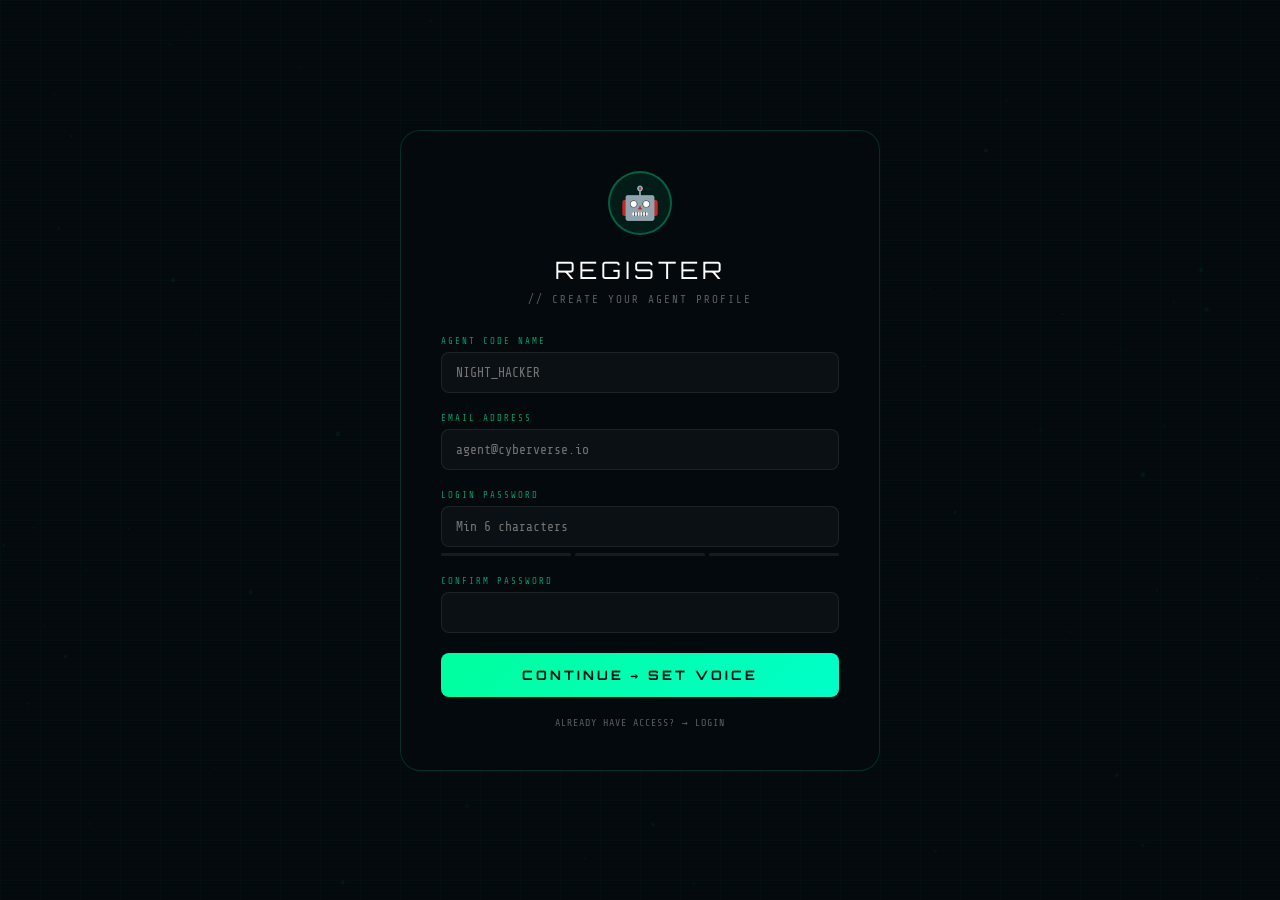
<file: dashboard.html>
<!DOCTYPE html>
<html lang="en">
<head>
<meta charset="UTF-8">
<meta name="viewport" content="width=device-width, initial-scale=1.0">
<title>CyberVerse — Agent Dashboard</title>
<link href="https://fonts.googleapis.com/css2?family=Share+Tech+Mono&family=Orbitron:wght@400;700;900&family=Rajdhani:wght@400;600;700&display=swap" rel="stylesheet">
<style>
*{margin:0;padding:0;box-sizing:border-box;}
:root{--green:#00ff9d;--green2:#00ffc8;--red:#ff4d6d;--blue:#00cfff;--bg:#050a0f;--bg2:#080f15;--border:rgba(0,255,157,0.15);--border2:rgba(0,255,157,0.3);--muted:rgba(255,255,255,0.35);}
body{background:var(--bg);color:var(--green);font-family:'Share Tech Mono',monospace;overflow-x:hidden;}
#canvas-bg{position:fixed;top:0;left:0;width:100%;height:100%;z-index:0;opacity:0.08;pointer-events:none;}
.grid-overlay{position:fixed;top:0;left:0;right:0;bottom:0;background-image:linear-gradient(rgba(0,255,157,0.02) 1px,transparent 1px),linear-gradient(90deg,rgba(0,255,157,0.02) 1px,transparent 1px);background-size:40px 40px;z-index:1;pointer-events:none;}
.scanline{position:fixed;top:0;left:0;right:0;bottom:0;background:repeating-linear-gradient(0deg,transparent,transparent 2px,rgba(0,0,0,0.05) 2px,rgba(0,0,0,0.05) 4px);z-index:2;pointer-events:none;}

@keyframes fadeIn{from{opacity:0;transform:translateY(10px);}to{opacity:1;transform:translateY(0);}}
@keyframes blink{0%,100%{opacity:1;}50%{opacity:0;}}
@keyframes spin-slow{from{transform:rotate(0deg);}to{transform:rotate(360deg);}}
@keyframes scan{0%{top:0;opacity:1;}90%{top:100%;opacity:1;}100%{top:100%;opacity:0;}}
@keyframes wave-anim{0%,100%{height:4px;}50%{height:18px;}}

.navbar{position:fixed;top:0;left:0;right:0;background:rgba(5,10,15,0.95);backdrop-filter:blur(10px);border-bottom:1px solid var(--border);z-index:100;display:flex;align-items:center;justify-content:space-between;padding:0 32px;height:60px;}
.nav-logo{font-family:'Orbitron',monospace;font-size:20px;font-weight:900;color:#fff;letter-spacing:4px;cursor:pointer;}
.nav-logo span{color:var(--green);}
.nav-links{display:flex;gap:4px;}
.nav-link{padding:8px 16px;font-size:10px;letter-spacing:2px;color:var(--muted);cursor:pointer;border:1px solid transparent;transition:all 0.2s;text-transform:uppercase;}
.nav-link:hover,.nav-link.active{color:var(--green);border-color:var(--border);}
.nav-right{display:flex;align-items:center;gap:16px;}
.nav-agent{font-size:10px;color:var(--muted);letter-spacing:1px;}
.nav-agent span{color:var(--green);}
.btn-logout{background:transparent;border:1px solid var(--border);color:var(--red);font-size:10px;letter-spacing:2px;padding:6px 16px;cursor:pointer;transition:all 0.2s;font-family:'Share Tech Mono',monospace;}
.btn-logout:hover{background:rgba(255,77,109,0.1);border-color:var(--red);}

.dashboard-wrapper{display:flex;padding-top:60px;min-height:100vh;}
.sidebar{width:260px;background:rgba(5,10,15,0.95);border-right:1px solid var(--border);position:fixed;top:60px;bottom:0;left:0;overflow-y:auto;}
.sidebar-section{padding:16px 20px 8px;font-size:9px;letter-spacing:3px;color:rgba(0,255,157,0.4);text-transform:uppercase;}
.sidebar-item{padding:12px 20px;font-size:11px;letter-spacing:1px;color:var(--muted);cursor:pointer;display:flex;align-items:center;gap:12px;border-left:2px solid transparent;transition:all 0.2s;}
.sidebar-item:hover,.sidebar-item.active{color:var(--green);border-left-color:var(--green);background:rgba(0,255,157,0.05);}
.sidebar-item .si-icon{font-size:16px;width:24px;text-align:center;}
.sidebar-badge{margin-left:auto;font-size:9px;background:rgba(0,255,157,0.15);color:var(--green);padding:2px 8px;border-radius:10px;}
.sidebar-bottom{margin-top:auto;padding:20px;border-top:1px solid var(--border);}
.agent-card{display:flex;align-items:center;gap:12px;}
.agent-avatar{width:40px;height:40px;border-radius:50%;background:rgba(0,255,157,0.1);border:1px solid var(--border2);display:flex;align-items:center;justify-content:center;font-size:16px;color:var(--green);}
.agent-info{flex:1;}
.agent-name{font-size:12px;color:#fff;letter-spacing:1px;margin-bottom:2px;}
.agent-rank{font-size:9px;color:var(--muted);letter-spacing:1px;}
.agent-xp{font-size:9px;color:var(--green);margin-top:4px;}

.main-content{flex:1;margin-left:260px;padding:24px;}
.panel{display:none;animation:fadeIn 0.3s;}
.panel.active{display:block;}
.panel-header{display:flex;align-items:center;justify-content:space-between;margin-bottom:24px;padding-bottom:16px;border-bottom:1px solid var(--border);}
.panel-title{font-family:'Orbitron',monospace;font-size:20px;font-weight:700;color:#fff;letter-spacing:2px;}
.panel-title span{color:var(--green);}
.panel-sub{font-size:10px;color:var(--muted);letter-spacing:1px;margin-top:6px;}

.stats-grid{display:grid;grid-template-columns:repeat(4,1fr);gap:20px;margin-bottom:32px;}
.stat-card{background:var(--bg2);border:1px solid var(--border);padding:24px;transition:all 0.2s;}
.stat-card:hover{border-color:var(--border2);transform:translateY(-2px);}
.stat-value{font-family:'Orbitron',monospace;font-size:32px;font-weight:700;color:var(--green);}
.stat-label{font-size:10px;color:var(--muted);margin-top:6px;}
.stat-trend{font-size:9px;color:var(--green);margin-top:8px;}

.ai-message-card{background:var(--bg2);border:1px solid var(--border);padding:24px;margin-bottom:24px;}
.ai-header{font-family:'Orbitron',monospace;font-size:12px;letter-spacing:2px;margin-bottom:12px;color:var(--green);}
.ai-content{font-size:12px;color:var(--muted);line-height:1.7;}

.quick-actions{display:flex;gap:16px;}
.quick-btn{flex:1;padding:16px;background:var(--bg2);border:1px solid var(--border);color:var(--green);font-family:'Share Tech Mono',monospace;font-size:11px;letter-spacing:2px;cursor:pointer;text-transform:uppercase;transition:all 0.2s;}
.quick-btn:hover{border-color:var(--border2);transform:translateY(-2px);}

.terminal-container{background:#000;border:1px solid var(--border);overflow:hidden;}
.terminal-header{background:rgba(255,255,255,0.03);padding:10px 16px;border-bottom:1px solid var(--border);display:flex;align-items:center;gap:12px;}
.terminal-dots{display:flex;gap:6px;}
.term-dot{width:10px;height:10px;border-radius:50%;}
.term-dot.red{background:#ff5f56;}
.term-dot.yellow{background:#ffbd2e;}
.term-dot.green{background:#27c93f;}
.terminal-title{flex:1;text-align:center;font-size:10px;color:var(--muted);letter-spacing:1px;}
.terminal-clear{background:transparent;border:1px solid var(--border);color:var(--muted);font-size:9px;padding:4px 12px;cursor:pointer;transition:all 0.2s;}
.terminal-clear:hover{color:var(--green);border-color:var(--border2);}
.terminal-output{height:380px;overflow-y:auto;padding:16px;font-size:12px;line-height:1.7;font-family:'Share Tech Mono',monospace;color:rgba(0,255,157,0.8);}
.terminal-output::-webkit-scrollbar{width:4px;}
.terminal-output::-webkit-scrollbar-track{background:#1a1a1a;}
.terminal-output::-webkit-scrollbar-thumb{background:var(--border);}
.terminal-input-line{display:flex;align-items:center;gap:8px;padding:12px 16px;border-top:1px solid var(--border);background:rgba(0,0,0,0.8);}
.terminal-prompt{color:rgba(0,255,157,0.5);font-size:12px;}
.terminal-input{flex:1;background:transparent;border:none;color:#fff;font-family:'Share Tech Mono',monospace;font-size:12px;caret-color:var(--green);}
.terminal-input:focus{outline:none;}
.terminal-help{display:flex;gap:8px;padding:10px 16px;border-top:1px solid var(--border);flex-wrap:wrap;background:rgba(0,0,0,0.6);}
.help-btn{background:transparent;border:1px solid var(--border);color:var(--muted);font-size:9px;padding:4px 10px;cursor:pointer;transition:all 0.2s;}
.help-btn:hover{color:var(--green);border-color:var(--border2);}

.osint-grid{display:grid;grid-template-columns:repeat(2,1fr);gap:20px;}
.osint-card{background:var(--bg2);border:1px solid var(--border);padding:24px;transition:all 0.2s;}
.osint-card:hover{border-color:var(--border2);}
.osint-icon{font-size:32px;margin-bottom:12px;}
.osint-title{font-family:'Orbitron',monospace;font-size:14px;color:#fff;margin-bottom:6px;}
.osint-desc{font-size:10px;color:var(--muted);margin-bottom:16px;}
.osint-input{width:100%;background:rgba(255,255,255,0.03);border:1px solid rgba(255,255,255,0.08);color:#fff;padding:10px;margin-bottom:12px;font-family:'Share Tech Mono',monospace;}
.osint-input:focus{border-color:var(--border2);outline:none;}
.osint-btn{width:100%;padding:10px;background:transparent;border:1px solid var(--border2);color:var(--green);cursor:pointer;transition:all 0.2s;}
.osint-btn:hover{background:rgba(0,255,157,0.1);}
.osint-result{margin-top:12px;padding:10px;background:rgba(0,0,0,0.5);border-left:2px solid var(--green);font-size:11px;display:none;}
.osint-result.show{display:block;animation:fadeIn 0.3s;}

.missions-grid{display:grid;grid-template-columns:repeat(auto-fill,minmax(320px,1fr));gap:20px;}
.mission-card{background:var(--bg2);border:1px solid var(--border);padding:20px;cursor:pointer;transition:all 0.2s;}
.mission-card:hover{border-color:var(--border2);transform:translateY(-3px);}
.mission-difficulty{display:inline-block;font-size:9px;letter-spacing:2px;padding:3px 10px;border:1px solid;margin-bottom:12px;}
.difficulty-easy{color:#27c93f;border-color:#27c93f33;}
.difficulty-medium{color:#ffbd2e;border-color:#ffbd2e33;}
.difficulty-hard{color:var(--red);border-color:#ff4d6d33;}
.mission-title{font-family:'Orbitron',monospace;font-size:16px;color:#fff;margin-bottom:8px;}
.mission-desc{font-size:10px;color:var(--muted);line-height:1.6;margin-bottom:12px;}
.mission-reward{font-size:11px;color:var(--green);}

.leaderboard-container{background:var(--bg2);border:1px solid var(--border);overflow:hidden;}
.leaderboard-header{display:grid;grid-template-columns:60px 1fr 100px 80px 100px;gap:0;padding:12px 20px;background:rgba(0,255,157,0.04);border-bottom:1px solid var(--border);font-size:9px;letter-spacing:2px;color:var(--muted);}
.leaderboard-row{display:grid;grid-template-columns:60px 1fr 100px 80px 100px;gap:0;padding:12px 20px;border-bottom:1px solid rgba(255,255,255,0.03);align-items:center;font-size:11px;transition:background 0.2s;}
.leaderboard-row:hover{background:rgba(0,255,157,0.02);}
.leaderboard-row.me{background:rgba(0,255,157,0.05);border-left:2px solid var(--green);}

.profile-container{display:grid;grid-template-columns:300px 1fr;gap:20px;}
.profile-card{background:var(--bg2);border:1px solid var(--border);padding:32px;text-align:center;}
.profile-avatar{width:80px;height:80px;border-radius:50%;border:2px solid var(--green);display:flex;align-items:center;justify-content:center;font-size:36px;margin:0 auto 16px;background:rgba(0,255,157,0.1);}
.profile-name{font-family:'Orbitron',monospace;font-size:18px;color:#fff;margin-bottom:4px;}
.profile-rank{font-size:10px;color:var(--green);letter-spacing:2px;margin-bottom:20px;}
.profile-xp-bar{height:4px;background:rgba(255,255,255,0.06);border-radius:2px;overflow:hidden;margin-bottom:8px;}
.profile-xp-fill{height:100%;background:linear-gradient(90deg,var(--green),var(--green2));border-radius:2px;}
.profile-xp-label{font-size:9px;color:var(--muted);display:flex;justify-content:space-between;margin-bottom:16px;}
.profile-stats{display:flex;justify-content:space-around;margin-top:20px;padding-top:20px;border-top:1px solid var(--border);}
.profile-stat{text-align:center;}
.profile-stat span{display:block;font-size:9px;color:var(--muted);margin-bottom:4px;}
.profile-stat strong{font-size:18px;color:var(--green);}
.settings-card{background:var(--bg2);border:1px solid var(--border);padding:24px;}
.settings-title{font-family:'Orbitron',monospace;font-size:12px;letter-spacing:2px;margin-bottom:20px;padding-bottom:12px;border-bottom:1px solid var(--border);}
.input-group{margin-bottom:16px;}
.input-label{font-size:9px;letter-spacing:2px;color:rgba(0,255,157,0.6);margin-bottom:6px;display:block;text-transform:uppercase;}
.input-field{width:100%;background:rgba(255,255,255,0.03);border:1px solid rgba(255,255,255,0.08);color:#fff;padding:10px 12px;font-family:'Share Tech Mono',monospace;}
.input-field:focus{border-color:var(--border2);outline:none;}
.btn-primary{width:100%;padding:12px;background:var(--green);color:#050a0f;border:none;font-family:'Orbitron',monospace;font-size:11px;font-weight:700;letter-spacing:2px;cursor:pointer;text-transform:uppercase;transition:all 0.2s;}
.btn-primary:hover{background:var(--green2);}

.notification-stack{position:fixed;bottom:20px;right:20px;z-index:300;display:flex;flex-direction:column;gap:8px;}
.notification{background:var(--bg2);border-left:3px solid var(--green);padding:12px 18px;font-size:11px;color:var(--green);animation:slideIn 0.3s;max-width:300px;}
@keyframes slideIn{from{opacity:0;transform:translateX(100%);}to{opacity:1;transform:translateX(0);}}

.term-info{color:var(--blue);}
.term-success{color:var(--green);}
.term-warning{color:#ffbd2e;}
.term-error{color:var(--red);}

@media(max-width:900px){
  .sidebar{display:none;}
  .main-content{margin-left:0;}
  .stats-grid{grid-template-columns:repeat(2,1fr);}
  .osint-grid{grid-template-columns:1fr;}
  .profile-container{grid-template-columns:1fr;}
  .nav-links{display:none;}
}
</style>
</head>
<body>
<canvas id="canvas-bg"></canvas>
<div class="grid-overlay"></div>
<div class="scanline"></div>
<div class="notification-stack" id="notificationStack"></div>

<div class="navbar">
  <div class="nav-logo" onclick="showPanel('overview')">CYBER<span>VERSE</span></div>
  <div class="nav-links">
    <div class="nav-link active" data-panel="overview">OVERVIEW</div>
    <div class="nav-link" data-panel="terminal">TERMINAL</div>
    <div class="nav-link" data-panel="osint">OSINT</div>
    <div class="nav-link" data-panel="missions">MISSIONS</div>
    <div class="nav-link" data-panel="leaderboard">LEADERBOARD</div>
    <div class="nav-link" data-panel="profile">PROFILE</div>
  </div>
  <div class="nav-right">
    <div class="nav-agent">AGENT: <span id="navAgentName">LOADING</span></div>
    <button class="btn-logout" id="logoutBtn">LOGOUT</button>
  </div>
</div>

<div class="dashboard-wrapper">
  <div class="sidebar">
    <div class="sidebar-section">MAIN</div>
    <div class="sidebar-item active" onclick="showPanel('overview')"><span class="si-icon">⬡</span>OVERVIEW</div>
    <div class="sidebar-item" onclick="showPanel('terminal')"><span class="si-icon">▶</span>TERMINAL</div>
    <div class="sidebar-item" onclick="showPanel('osint')"><span class="si-icon">🔍</span>OSINT ENGINE</div>
    <div class="sidebar-section">OPERATIONS</div>
    <div class="sidebar-item" onclick="showPanel('missions')"><span class="si-icon">🎯</span>MISSIONS<span class="sidebar-badge" id="missionBadge">0</span></div>
    <div class="sidebar-item" onclick="showPanel('leaderboard')"><span class="si-icon">🏆</span>LEADERBOARD</div>
    <div class="sidebar-section">ACCOUNT</div>
    <div class="sidebar-item" onclick="showPanel('profile')"><span class="si-icon">👤</span>PROFILE</div>
    <div class="sidebar-item" onclick="logout()"><span class="si-icon">⏻</span>LOGOUT</div>
    <div class="sidebar-bottom">
      <div class="agent-card">
        <div class="agent-avatar" id="sideAvatar">G</div>
        <div class="agent-info">
          <div class="agent-name" id="sideAgentName">AGENT</div>
          <div class="agent-rank">ELITE HUNTER</div>
          <div class="agent-xp" id="sideXP">XP: 0</div>
        </div>
      </div>
    </div>
  </div>

  <div class="main-content">
    <!-- Overview Panel -->
    <div class="panel active" id="panel-overview">
      <div class="panel-header">
        <div><div class="panel-title">MISSION <span>CONTROL</span></div><div class="panel-sub">// WELCOME BACK, AGENT</div></div>
        <div class="clock-display" id="clockDisplay"></div>
      </div>
      <div class="stats-grid">
        <div class="stat-card"><div class="stat-value" id="statXP">0</div><div class="stat-label">TOTAL XP</div><div class="stat-trend">↑ EARN MORE</div></div>
        <div class="stat-card"><div class="stat-value" id="statMissions">0</div><div class="stat-label">MISSIONS SOLVED</div><div class="stat-trend">↑ ACTIVE</div></div>
        <div class="stat-card"><div class="stat-value" id="statRank">#--</div><div class="stat-label">GLOBAL RANK</div><div class="stat-trend">↑ RISING</div></div>
        <div class="stat-card"><div class="stat-value" id="statPrivacy">82</div><div class="stat-label">PRIVACY SCORE</div><div class="stat-trend">⚠ MONITOR</div></div>
      </div>
      <div class="ai-message-card">
        <div class="ai-header">🤖 AI MENTOR</div>
        <div class="ai-content" id="aiMessage">Welcome, Agent. Type 'help' in the terminal to get started. Complete missions to earn XP and climb the leaderboard!</div>
      </div>
      <div class="quick-actions">
        <button class="quick-btn" onclick="showPanel('terminal')">▶ OPEN TERMINAL</button>
        <button class="quick-btn" onclick="showPanel('osint')">🔍 RUN OSINT</button>
        <button class="quick-btn" onclick="showPanel('missions')">🎯 START MISSION</button>
      </div>
    </div>

    <!-- Terminal Panel - No buttons, just typing -->
    <div class="panel" id="panel-terminal">
      <div class="panel-header">
        <div><div class="panel-title">CYBER<span>VERSE</span> TERMINAL</div><div class="panel-sub">// TYPE 'help' FOR COMMANDS — USE ARROW KEYS FOR HISTORY</div></div>
        <button class="terminal-clear" onclick="clearTerminal()">CLEAR</button>
      </div>
      <div class="terminal-container">
        <div class="terminal-header">
          <div class="terminal-dots"><div class="term-dot red"></div><div class="term-dot yellow"></div><div class="term-dot green"></div></div>
          <div class="terminal-title">CYBERVERSE TERMINAL v3.0 — SECURE SESSION</div>
        </div>
        <div class="terminal-output" id="terminalOutput"></div>
        <div class="terminal-input-line">
          <span class="terminal-prompt">agent@cyberverse:~$</span>
          <input type="text" class="terminal-input" id="terminalInput" placeholder="Type your command..." autocomplete="off">
        </div>
      </div>
    </div>

    <!-- OSINT Panel -->
    <div class="panel" id="panel-osint">
      <div class="panel-header"><div><div class="panel-title">OSINT <span>INTELLIGENCE ENGINE</span></div><div class="panel-sub">// ALL RESULTS ARE SIMULATED FOR EDUCATIONAL USE</div></div></div>
      <div class="osint-grid">
        <div class="osint-card"><div class="osint-icon">👤</div><div class="osint-title">USERNAME SEARCH</div><div class="osint-desc">Check presence across 150+ platforms</div><input type="text" class="osint-input" id="osintUser" placeholder="Enter username"><button class="osint-btn" onclick="runOsint('username')">SEARCH</button><div class="osint-result" id="osintUserResult"></div></div>
        <div class="osint-card"><div class="osint-icon">📧</div><div class="osint-title">EMAIL BREACH CHECK</div><div class="osint-desc">Check if email appears in data breaches</div><input type="text" class="osint-input" id="osintEmail" placeholder="email@example.com"><button class="osint-btn" onclick="runOsint('email')">CHECK</button><div class="osint-result" id="osintEmailResult"></div></div>
        <div class="osint-card"><div class="osint-icon">🌐</div><div class="osint-title">DOMAIN SCAN</div><div class="osint-desc">DNS records, ports, security headers</div><input type="text" class="osint-input" id="osintDomain" placeholder="example.com"><button class="osint-btn" onclick="runOsint('domain')">SCAN</button><div class="osint-result" id="osintDomainResult"></div></div>
        <div class="osint-card"><div class="osint-icon">📍</div><div class="osint-title">IP GEOLOCATION</div><div class="osint-desc">Trace IP address location and ISP</div><input type="text" class="osint-input" id="osintIP" placeholder="8.8.8.8"><button class="osint-btn" onclick="runOsint('ip')">TRACE</button><div class="osint-result" id="osintIPResult"></div></div>
      </div>
    </div>

    <!-- Missions Panel -->
    <div class="panel" id="panel-missions">
      <div class="panel-header"><div><div class="panel-title">ACTIVE <span>MISSIONS</span></div><div class="panel-sub">// SELECT A CASE TO BEGIN INVESTIGATION</div></div></div>
      <div class="missions-grid" id="missionsGrid"></div>
    </div>

    <!-- Leaderboard Panel -->
    <div class="panel" id="panel-leaderboard">
      <div class="panel-header"><div><div class="panel-title">GLOBAL <span>LEADERBOARD</span></div><div class="panel-sub">// TOP AGENTS WORLDWIDE</div></div></div>
      <div class="leaderboard-container">
        <div class="leaderboard-header"><div>RANK</div><div>AGENT</div><div>XP</div><div>SOLVED</div><div>BADGE</div></div>
        <div id="leaderboardBody"></div>
      </div>
    </div>

    <!-- Profile Panel -->
    <div class="panel" id="panel-profile">
      <div class="panel-header"><div><div class="panel-title">AGENT <span>PROFILE</span></div><div class="panel-sub">// YOUR STATS & SETTINGS</div></div></div>
      <div class="profile-container">
        <div class="profile-card">
          <div class="profile-avatar">🤖</div>
          <div class="profile-name" id="profileName">AGENT</div>
          <div class="profile-rank">ELITE HUNTER</div>
          <div class="profile-xp-bar"><div class="profile-xp-fill" id="profileXPFill" style="width:0%"></div></div>
          <div class="profile-xp-label"><span id="profileXPVal">0 XP</span><span>5000 XP</span></div>
          <div class="profile-stats">
            <div class="profile-stat"><span>MISSIONS</span><strong id="profileMissions">0</strong></div>
            <div class="profile-stat"><span>RANK</span><strong id="profileRankNum">#0</strong></div>
            <div class="profile-stat"><span>PRIVACY</span><strong id="profilePrivacy">82</strong></div>
          </div>
        </div>
        <div class="settings-card">
          <div class="settings-title">⚙️ ACCOUNT SETTINGS</div>
          <div class="input-group"><label class="input-label">DISPLAY NAME</label><input type="text" class="input-field" id="profileNameInput" value=""></div>
          <div class="input-group"><label class="input-label">EMAIL</label><input type="text" class="input-field" id="profileEmailInput" value=""></div>
          <button class="btn-primary" onclick="saveProfile()">SAVE CHANGES</button>
          <div style="margin-top:20px;padding:16px;background:rgba(0,255,157,0.05);border:1px solid var(--border);">
            <div style="font-size:10px;letter-spacing:2px;color:var(--green);margin-bottom:8px;">🔐 YOUR VOICE PASSPHRASE</div>
            <div style="font-size:11px;color:var(--muted);word-break:break-all;" id="voicePhraseDisplay"></div>
            <div style="font-size:9px;color:var(--muted);margin-top:8px;">Use this phrase for voice authentication on login</div>
          </div>
        </div>
      </div>
    </div>
  </div>
</div>

<script>
let currentUser = null;
let missionsList = [];
let terminalHistory = [];
let historyIndex = -1;
let cmdCount = 0;

function loadUser() {
  const stored = sessionStorage.getItem('currentUser');
  if (!stored) {
    window.location.href = 'index.html';
    return;
  }
  currentUser = JSON.parse(stored);
  updateUI();
}

function updateUI() {
  document.getElementById('navAgentName').innerText = currentUser.name;
  document.getElementById('sideAgentName').innerText = currentUser.name;
  document.getElementById('sideAvatar').innerText = currentUser.name.charAt(0);
  document.getElementById('profileName').innerText = currentUser.name;
  document.getElementById('profileNameInput').value = currentUser.name;
  document.getElementById('profileEmailInput').value = currentUser.email;
  document.getElementById('voicePhraseDisplay').innerText = currentUser.phrase || 'Not set';
  
  const xp = currentUser.xp || 0;
  const missions = currentUser.missions || 0;
  
  document.getElementById('statXP').innerText = xp;
  document.getElementById('statMissions').innerText = missions;
  document.getElementById('profileXPVal').innerHTML = `${xp} XP`;
  document.getElementById('profileMissions').innerText = missions;
  document.getElementById('sideXP').innerHTML = `XP: ${xp.toLocaleString()}`;
  
  const xpPercent = (xp / 5000) * 100;
  document.getElementById('profileXPFill').style.width = `${Math.min(xpPercent, 100)}%`;
  
  const rank = Math.floor(Math.random() * 20) + 5;
  document.getElementById('statRank').innerText = `#${rank}`;
  document.getElementById('profileRankNum').innerText = `#${rank}`;
}

function showNotification(msg, type = 'success') {
  const stack = document.getElementById('notificationStack');
  const notif = document.createElement('div');
  notif.className = 'notification';
  notif.innerHTML = `${type === 'error' ? '⚠ ' : '✓ '}${msg}`;
  stack.appendChild(notif);
  setTimeout(() => notif.remove(), 4000);
}

function logout() {
  sessionStorage.removeItem('currentUser');
  window.location.href = 'index.html';
}

function showPanel(panelId) {
  document.querySelectorAll('.panel').forEach(p => p.classList.remove('active'));
  document.querySelectorAll('.sidebar-item').forEach(s => s.classList.remove('active'));
  document.querySelectorAll('.nav-link').forEach(n => n.classList.remove('active'));
  
  document.getElementById(`panel-${panelId}`).classList.add('active');
  
  const items = document.querySelectorAll('.sidebar-item');
  for (let item of items) {
    if (item.textContent.trim().toLowerCase().includes(panelId.toLowerCase().substring(0, 5))) {
      item.classList.add('active');
      break;
    }
  }
  
  const navLinks = document.querySelectorAll('.nav-link');
  for (let nav of navLinks) {
    if (nav.textContent.toLowerCase().includes(panelId.toLowerCase().substring(0, 5))) {
      nav.classList.add('active');
      break;
    }
  }
  
  if (panelId === 'leaderboard') loadLeaderboard();
  if (panelId === 'missions') loadMissions();
}

// Terminal - No buttons, just typing
function initTerminal() {
  const output = document.getElementById('terminalOutput');
  output.innerHTML = '';
  addTermLine('<span class="term-info">═══════════════════════════════════════════════════════════</span>');
  addTermLine('<span class="term-info">    CYBERVERSE TERMINAL v3.0 - Type "help" to begin</span>');
  addTermLine('<span class="term-info">═══════════════════════════════════════════════════════════</span>');
  addTermLine('');
  addTermLine('<span class="term-success">Welcome, Agent. Type "help" for available commands.</span>');
  addTermLine('');
}

function addTermLine(html) {
  const output = document.getElementById('terminalOutput');
  const div = document.createElement('div');
  div.innerHTML = html;
  output.appendChild(div);
  output.scrollTop = output.scrollHeight;
}

function clearTerminal() {
  const output = document.getElementById('terminalOutput');
  output.innerHTML = '';
  initTerminal();
}

function executeCommand() {
  const input = document.getElementById('terminalInput');
  const cmd = input.value.trim();
  if (!cmd) return;
  
  terminalHistory.unshift(cmd);
  historyIndex = -1;
  
  addTermLine(`<span class="terminal-prompt">agent@cyberverse:~$</span> <span style="color:#fff;">${escapeHtml(cmd)}</span>`);
  input.value = '';
  processCommand(cmd.toLowerCase());
  cmdCount++;
}

function processCommand(cmd) {
  if (cmd === 'help') {
    addTermLine('<span class="term-info">Available commands:</span>');
    addTermLine('<span class="term-info">  help                    - Show this help</span>');
    addTermLine('<span class="term-info">  clear                   - Clear terminal</span>');
    addTermLine('<span class="term-info">  whoami                  - Display agent info</span>');
    addTermLine('<span class="term-info">  scan domain &lt;domain&gt;   - DNS & vulnerability scan</span>');
    addTermLine('<span class="term-info">  email_lookup &lt;email&gt;   - Check email breaches</span>');
    addTermLine('<span class="term-info">  username_search &lt;user&gt; - Search across platforms</span>');
    addTermLine('<span class="term-info">  whois &lt;domain&gt;         - WHOIS lookup</span>');
    addTermLine('<span class="term-info">  privacy_score           - Show privacy score</span>');
  } else if (cmd === 'clear') {
    clearTerminal();
  } else if (cmd === 'whoami') {
    addTermLine(`<span class="term-success">Agent: ${currentUser?.name || 'GUEST'}</span>`);
    addTermLine(`<span class="term-info">XP: ${currentUser?.xp || 0} | Missions: ${currentUser?.missions || 0}</span>`);
  } else if (cmd.startsWith('scan domain ')) {
    const domain = cmd.replace('scan domain ', '').trim() || 'example.com';
    addTermLine(`<span class="term-info">🔍 Scanning ${domain}...</span>`);
    setTimeout(() => {
      addTermLine(`<span class="term-success">→ IP: ${Math.floor(Math.random()*255)}.${Math.floor(Math.random()*255)}.${Math.floor(Math.random()*255)}.${Math.floor(Math.random()*255)}</span>`);
      addTermLine(`<span class="term-info">→ Open Ports: 80, 443, 22, 8080</span>`);
      addTermLine(`<span class="term-warning">→ Risk Score: ${Math.floor(Math.random()*50)+30}/100</span>`);
    }, 800);
  } else if (cmd.startsWith('email_lookup ')) {
    const email = cmd.replace('email_lookup ', '').trim();
    addTermLine(`<span class="term-info">📧 Checking ${email}...</span>`);
    setTimeout(() => {
      addTermLine(`<span class="term-success">→ Format: Valid ✓</span>`);
      addTermLine(`<span class="term-warning">→ Found in 2 breaches: RockYou2021, LinkedIn2016</span>`);
    }, 700);
  } else if (cmd.startsWith('username_search ')) {
    const user = cmd.replace('username_search ', '').trim();
    addTermLine(`<span class="term-info">👤 Searching ${user}...</span>`);
    setTimeout(() => {
      addTermLine(`<span class="term-success">→ GitHub: FOUND ✓</span>`);
      addTermLine(`<span class="term-success">→ Twitter/X: FOUND ✓</span>`);
    }, 600);
  } else if (cmd.startsWith('whois ')) {
    const domain = cmd.replace('whois ', '').trim();
    addTermLine(`<span class="term-info">🌐 WHOIS lookup for ${domain}...</span>`);
    setTimeout(() => {
      addTermLine(`<span class="term-info">→ Registrar: NameCheap, Inc.</span>`);
      addTermLine(`<span class="term-info">→ Created: 2020-${Math.floor(Math.random()*12)+1}-${Math.floor(Math.random()*28)+1}</span>`);
    }, 500);
  } else if (cmd === 'privacy_score') {
    addTermLine(`<span class="term-info">🛡️ Privacy Score: ${currentUser?.privacyScore || 82}/100</span>`);
  } else {
    addTermLine(`<span class="term-error">Command not found: ${cmd}. Type 'help' for available commands.</span>`);
  }
}

function escapeHtml(text) {
  const div = document.createElement('div');
  div.textContent = text;
  return div.innerHTML;
}

// OSINT Tools
function runOsint(type) {
  let input, resultDiv, output = '';
  
  if (type === 'username') {
    input = document.getElementById('osintUser').value.trim();
    resultDiv = document.getElementById('osintUserResult');
    if (!input) { showNotification('Enter a username', 'error'); return; }
    output = `🔍 Username "${input}" found on: GitHub, Twitter/X, Reddit<br>📊 Risk Level: MEDIUM`;
  } else if (type === 'email') {
    input = document.getElementById('osintEmail').value.trim();
    resultDiv = document.getElementById('osintEmailResult');
    if (!input) { showNotification('Enter an email', 'error'); return; }
    output = `📧 Email "${input}"<br>✓ Valid format<br>⚠ Found in 3 breaches: RockYou2021, LinkedIn2016, Adobe2013<br>🔴 Risk: HIGH`;
  } else if (type === 'domain') {
    input = document.getElementById('osintDomain').value.trim();
    resultDiv = document.getElementById('osintDomainResult');
    if (!input) { showNotification('Enter a domain', 'error'); return; }
    output = `🌐 Domain "${input}"<br>📍 IP: ${Math.floor(Math.random()*255)}.${Math.floor(Math.random()*255)}.${Math.floor(Math.random()*255)}.${Math.floor(Math.random()*255)}<br>⚠ Risk Score: ${Math.floor(Math.random()*50)+30}/100`;
  } else if (type === 'ip') {
    input = document.getElementById('osintIP').value.trim();
    resultDiv = document.getElementById('osintIPResult');
    if (!input) { showNotification('Enter an IP', 'error'); return; }
    const countries = ['USA', 'Germany', 'UK', 'Singapore', 'Japan'];
    output = `📍 IP "${input}"<br>🌍 Country: ${countries[Math.floor(Math.random()*countries.length)]}<br>🔒 VPN/Proxy: ${Math.random() > 0.5 ? 'Detected ⚠' : 'Not detected'}`;
  }
  
  resultDiv.innerHTML = output;
  resultDiv.classList.add('show');
  showNotification(`OSINT scan complete: ${input}`);
}

// Missions
function loadMissions() {
  const stored = localStorage.getItem('cyberverse_missions');
  if (stored) missionsList = JSON.parse(stored);
  else missionsList = [];
  
  const grid = document.getElementById('missionsGrid');
  if (missionsList.length === 0) {
    grid.innerHTML = '<div style="color:var(--muted);text-align:center;padding:40px;">No missions available. Check back soon!</div>';
    document.getElementById('missionBadge').innerText = '0';
    return;
  }
  
  grid.innerHTML = missionsList.map(m => `
    <div class="mission-card" onclick="acceptMission('${m.title}', ${m.xp})">
      <div class="mission-difficulty difficulty-${m.difficulty}">${m.difficulty.toUpperCase()}</div>
      <div class="mission-title">${m.title}</div>
      <div class="mission-desc">${m.desc}</div>
      <div class="mission-reward">🏆 ${m.xp} XP</div>
    </div>
  `).join('');
  document.getElementById('missionBadge').innerText = missionsList.length;
}

function acceptMission(title, xp) {
  showNotification(`Mission "${title}" started! Use OSINT tools to investigate.`);
  setTimeout(() => {
    currentUser.xp = (currentUser.xp || 0) + xp;
    currentUser.missions = (currentUser.missions || 0) + 1;
    updateUI();
    showNotification(`Mission complete! +${xp} XP earned!`, 'success');
    loadLeaderboard();
    
    // Update in localStorage
    const users = JSON.parse(localStorage.getItem('cyberverse_users')) || [];
    const userIdx = users.findIndex(u => u.email === currentUser.email);
    if (userIdx !== -1) {
      users[userIdx].xp = currentUser.xp;
      users[userIdx].missions = currentUser.missions;
      localStorage.setItem('cyberverse_users', JSON.stringify(users));
    }
    sessionStorage.setItem('currentUser', JSON.stringify(currentUser));
  }, 3000);
}

// Leaderboard
function loadLeaderboard() {
  const users = JSON.parse(localStorage.getItem('cyberverse_users')) || [];
  const sorted = [...users].sort((a, b) => (b.xp || 0) - (a.xp || 0)).slice(0, 10);
  const body = document.getElementById('leaderboardBody');
  
  body.innerHTML = sorted.map((u, i) => `
    <div class="leaderboard-row ${currentUser && u.email === currentUser.email ? 'me' : ''}">
      <div>${i === 0 ? '🥇' : i === 1 ? '🥈' : i === 2 ? '🥉' : `#${i+1}`}</div>
      <div>${u.name}${currentUser && u.email === currentUser.email ? ' (YOU)' : ''}</div>
      <div>${(u.xp || 0).toLocaleString()}</div>
      <div>${u.missions || 0}</div>
      <div><span style="border:1px solid var(--border2);padding:2px 8px;font-size:9px;">${i < 3 ? 'ELITE' : 'HUNTER'}</span></div>
    </div>
  `).join('');
}

// Profile
function saveProfile() {
  const newName = document.getElementById('profileNameInput').value.trim().toUpperCase();
  if (newName && currentUser) {
    currentUser.name = newName;
    updateUI();
    showNotification('Profile updated successfully!');
    
    // Update in localStorage
    const users = JSON.parse(localStorage.getItem('cyberverse_users')) || [];
    const userIdx = users.findIndex(u => u.email === currentUser.email);
    if (userIdx !== -1) {
      users[userIdx].name = newName;
      localStorage.setItem('cyberverse_users', JSON.stringify(users));
    }
    sessionStorage.setItem('currentUser', JSON.stringify(currentUser));
  }
}

// Clock
function startClock() {
  function tick() {
    document.getElementById('clockDisplay').textContent = new Date().toUTCString().replace('GMT', 'UTC');
  }
  tick();
  setInterval(tick, 1000);
}

// Terminal event listeners
document.getElementById('terminalInput')?.addEventListener('keypress', (e) => {
  if (e.key === 'Enter') executeCommand();
});

document.getElementById('terminalInput')?.addEventListener('keydown', (e) => {
  if (e.key === 'ArrowUp') {
    e.preventDefault();
    if (historyIndex < terminalHistory.length - 1) {
      historyIndex++;
      document.getElementById('terminalInput').value = terminalHistory[historyIndex];
    }
  } else if (e.key === 'ArrowDown') {
    e.preventDefault();
    if (historyIndex > 0) {
      historyIndex--;
      document.getElementById('terminalInput').value = terminalHistory[historyIndex];
    } else if (historyIndex === 0) {
      historyIndex = -1;
      document.getElementById('terminalInput').value = '';
    }
  }
});

// Initialize
loadUser();
initTerminal();
loadMissions();
loadLeaderboard();
startClock();

document.getElementById('logoutBtn')?.addEventListener('click', logout);

// Tip rotation
const tips = ["💡 Type 'help' in the terminal", "💡 Complete missions to earn XP", "💡 Use OSINT tools to investigate"];
let tipIndex = 0;
setInterval(() => {
  const aiMsg = document.getElementById('aiMessage');
  if (aiMsg && aiMsg.offsetParent) {
    aiMsg.innerHTML = tips[tipIndex % tips.length];
    tipIndex++;
  }
}, 15000);

// Background particles
const canvas = document.getElementById('canvas-bg');
const ctxBg = canvas.getContext('2d');
let particles = [];

function resizeBg() { canvas.width = window.innerWidth; canvas.height = window.innerHeight; }
function initParticles() {
  particles = [];
  for (let i = 0; i < 80; i++) {
    particles.push({ x: Math.random() * canvas.width, y: Math.random() * canvas.height, vx: (Math.random() - 0.5) * 0.3, vy: (Math.random() - 0.5) * 0.2, r: Math.random() * 2 + 0.5, a: Math.random() * 0.5 + 0.1 });
  }
}
function drawBg() {
  ctxBg.clearRect(0, 0, canvas.width, canvas.height);
  particles.forEach(p => {
    ctxBg.globalAlpha = p.a;
    ctxBg.fillStyle = '#00ff9d';
    ctxBg.beginPath(); ctxBg.arc(p.x, p.y, p.r, 0, Math.PI * 2); ctxBg.fill();
    p.x += p.vx; p.y += p.vy;
    if (p.x < 0) p.x = canvas.width; if (p.x > canvas.width) p.x = 0;
    if (p.y < 0) p.y = canvas.height; if (p.y > canvas.height) p.y = 0;
  });
  requestAnimationFrame(drawBg);
}
resizeBg(); initParticles(); drawBg();
window.addEventListener('resize', () => { resizeBg(); initParticles(); });
</script>
</body>
</html>
</file>
